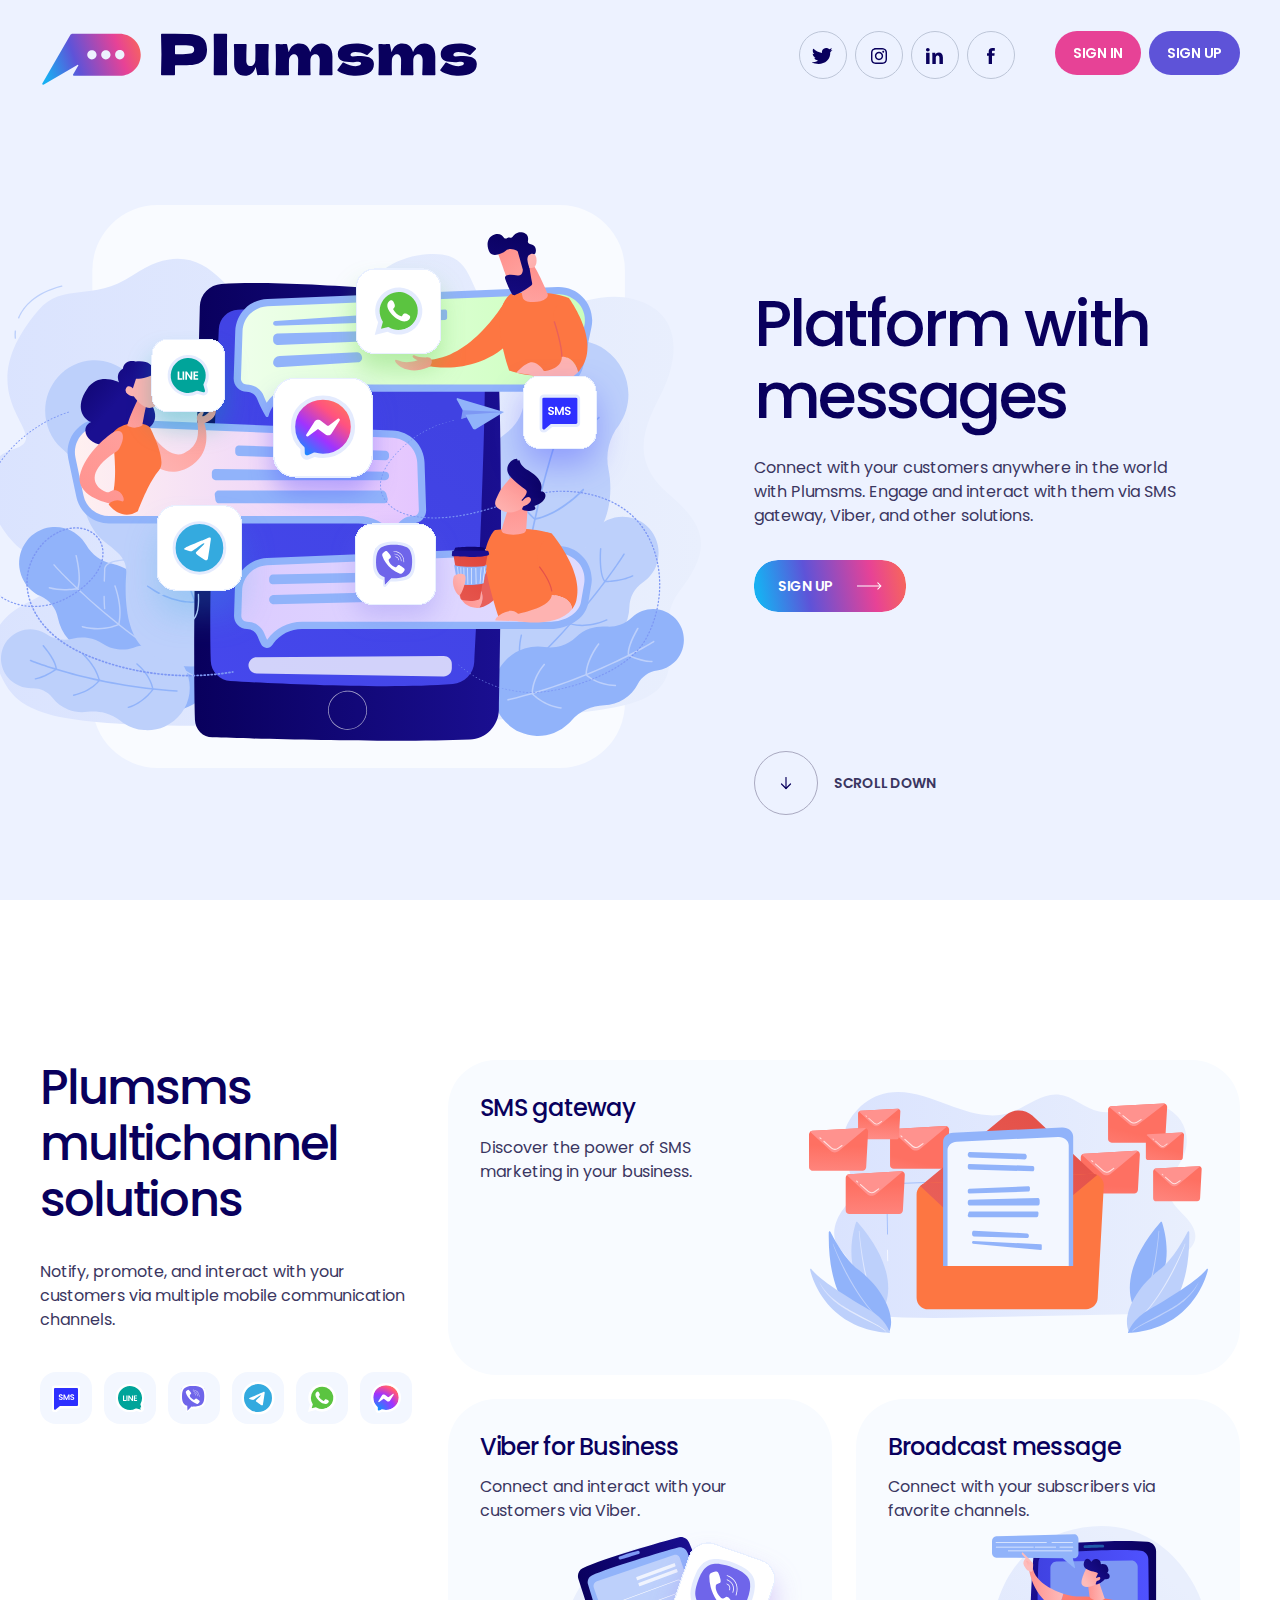
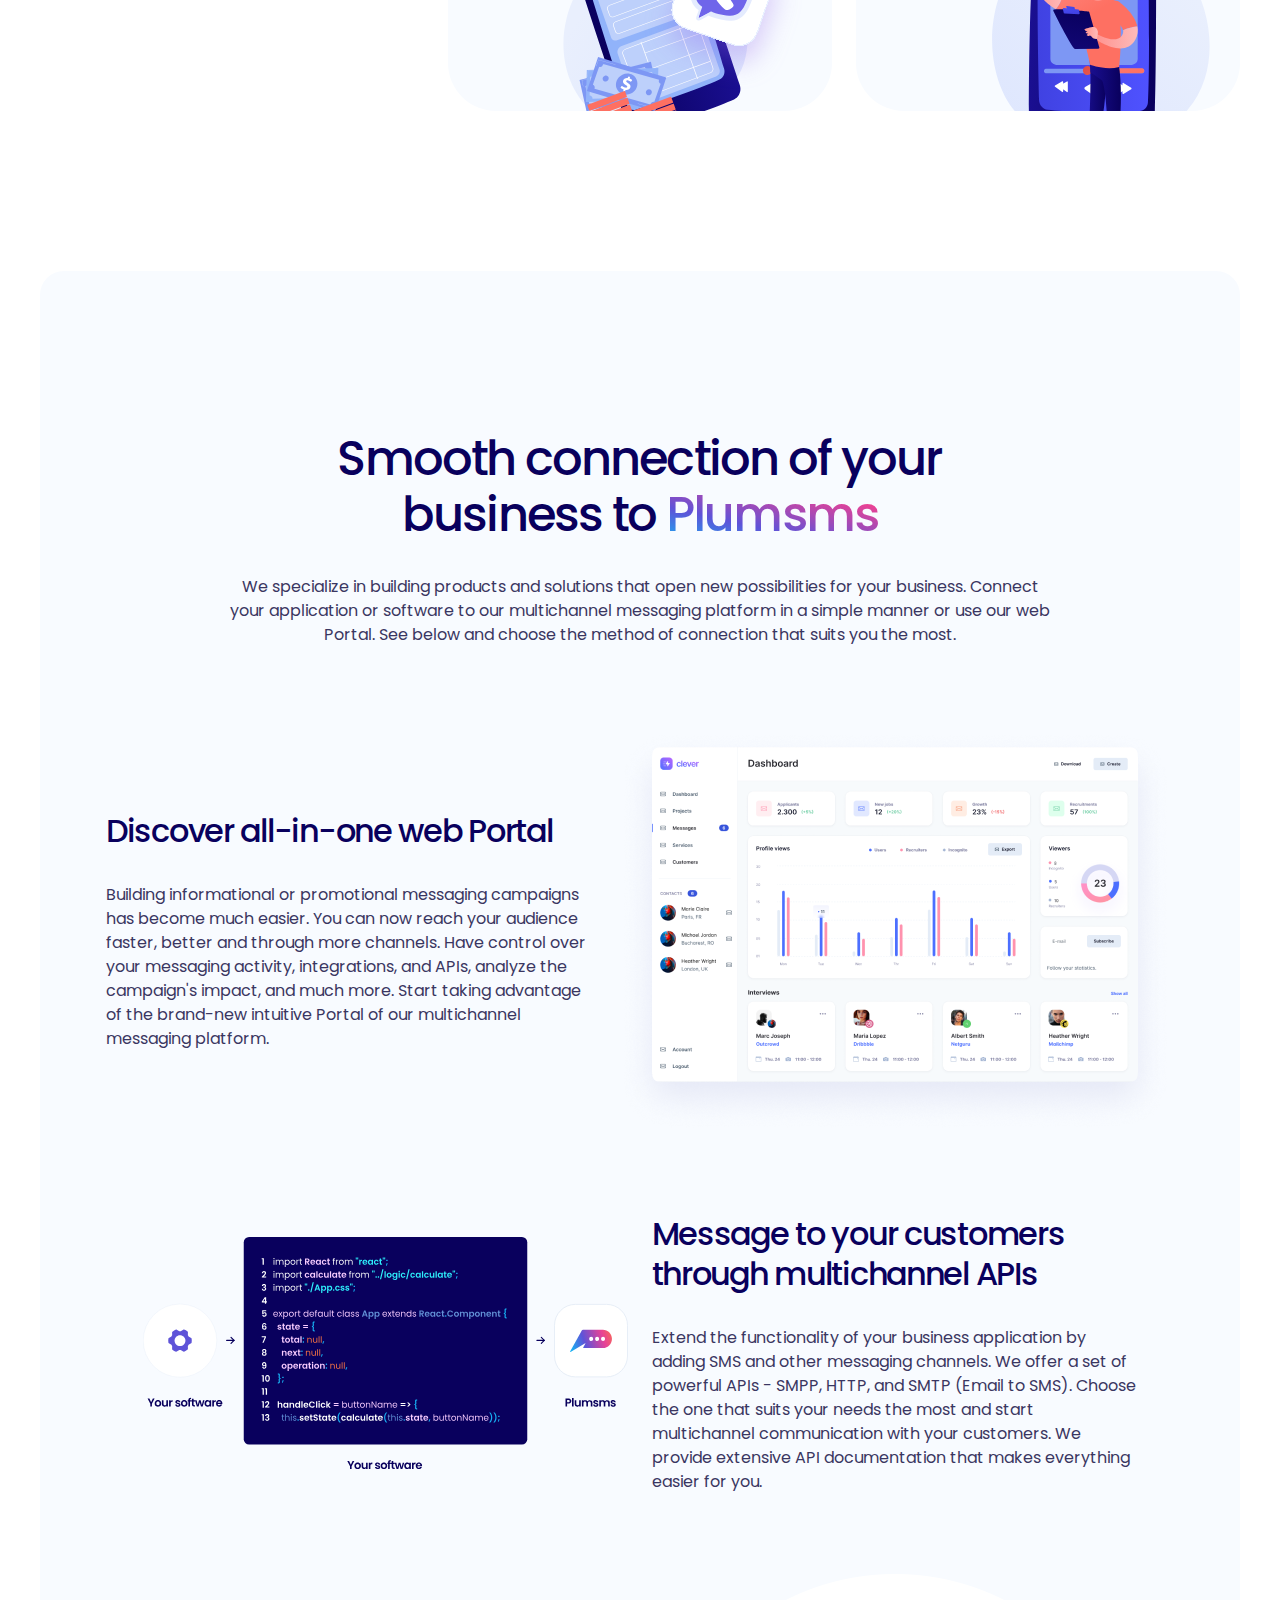
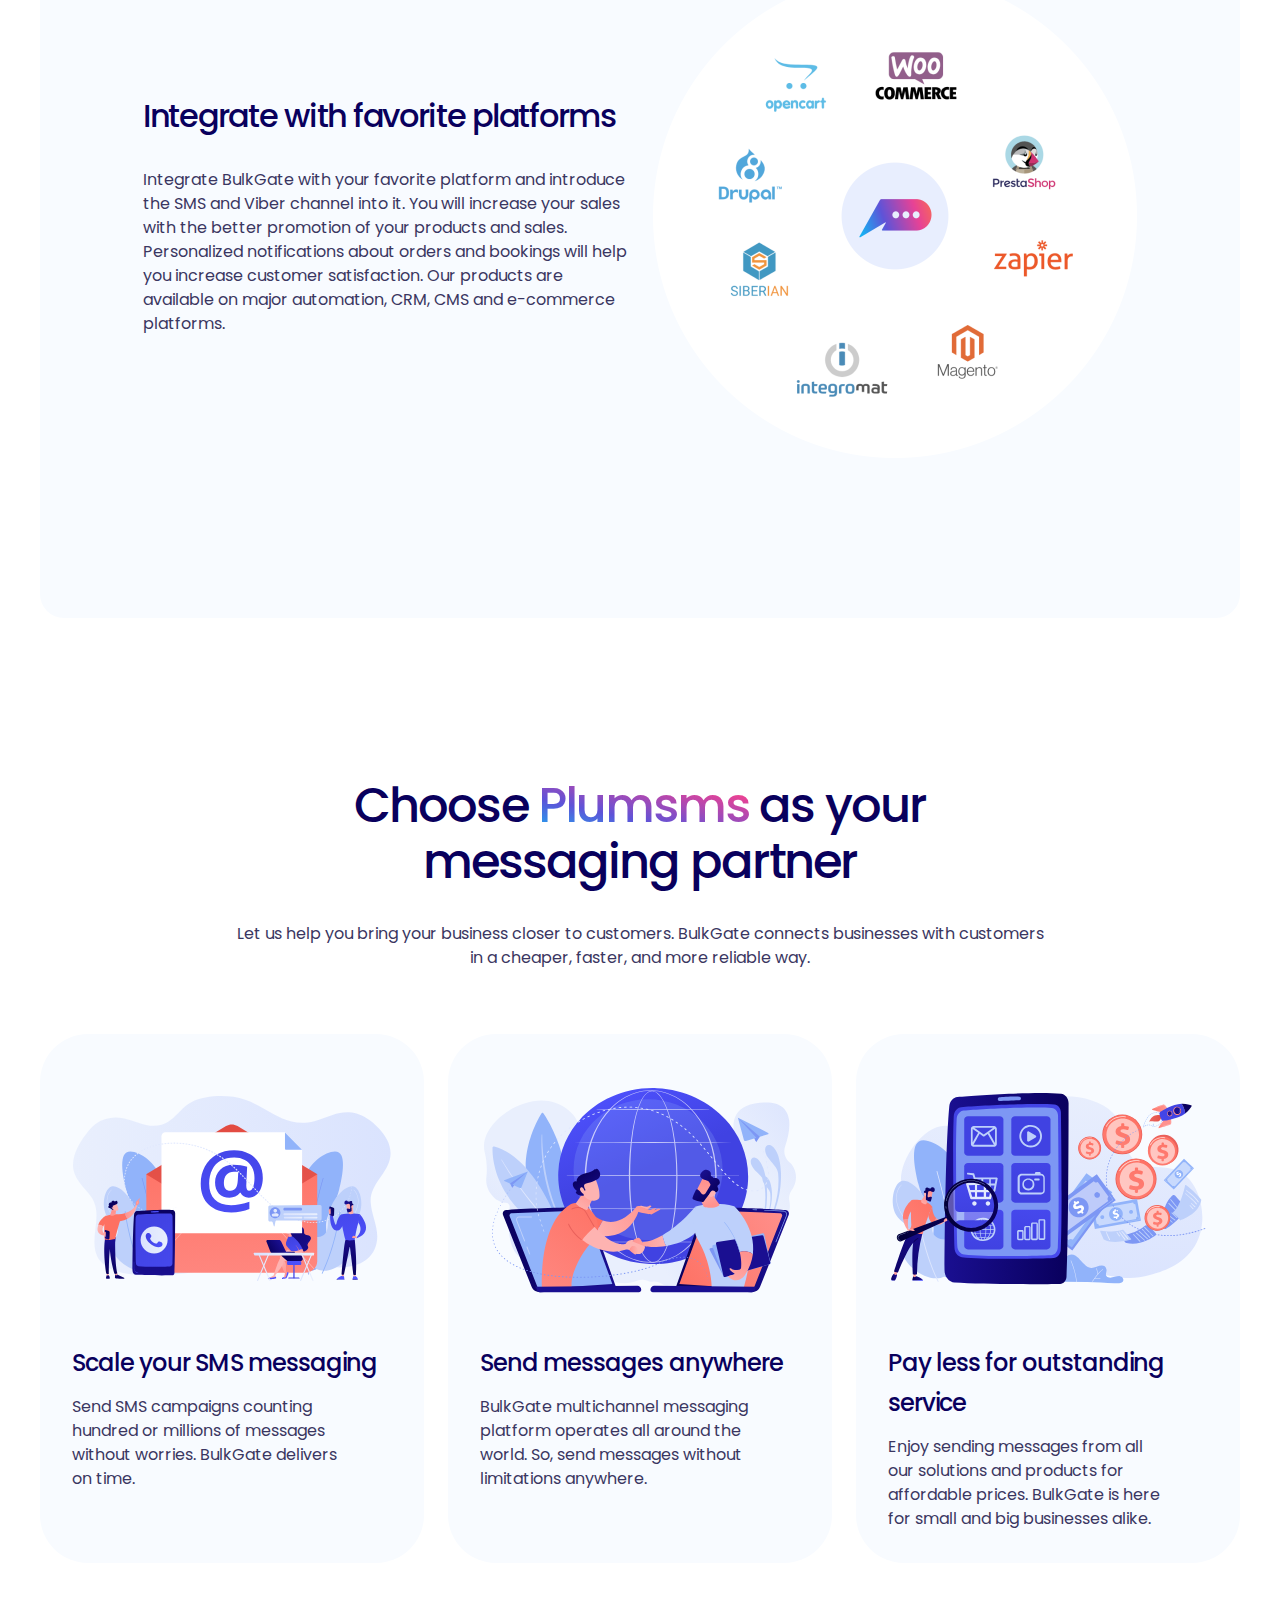
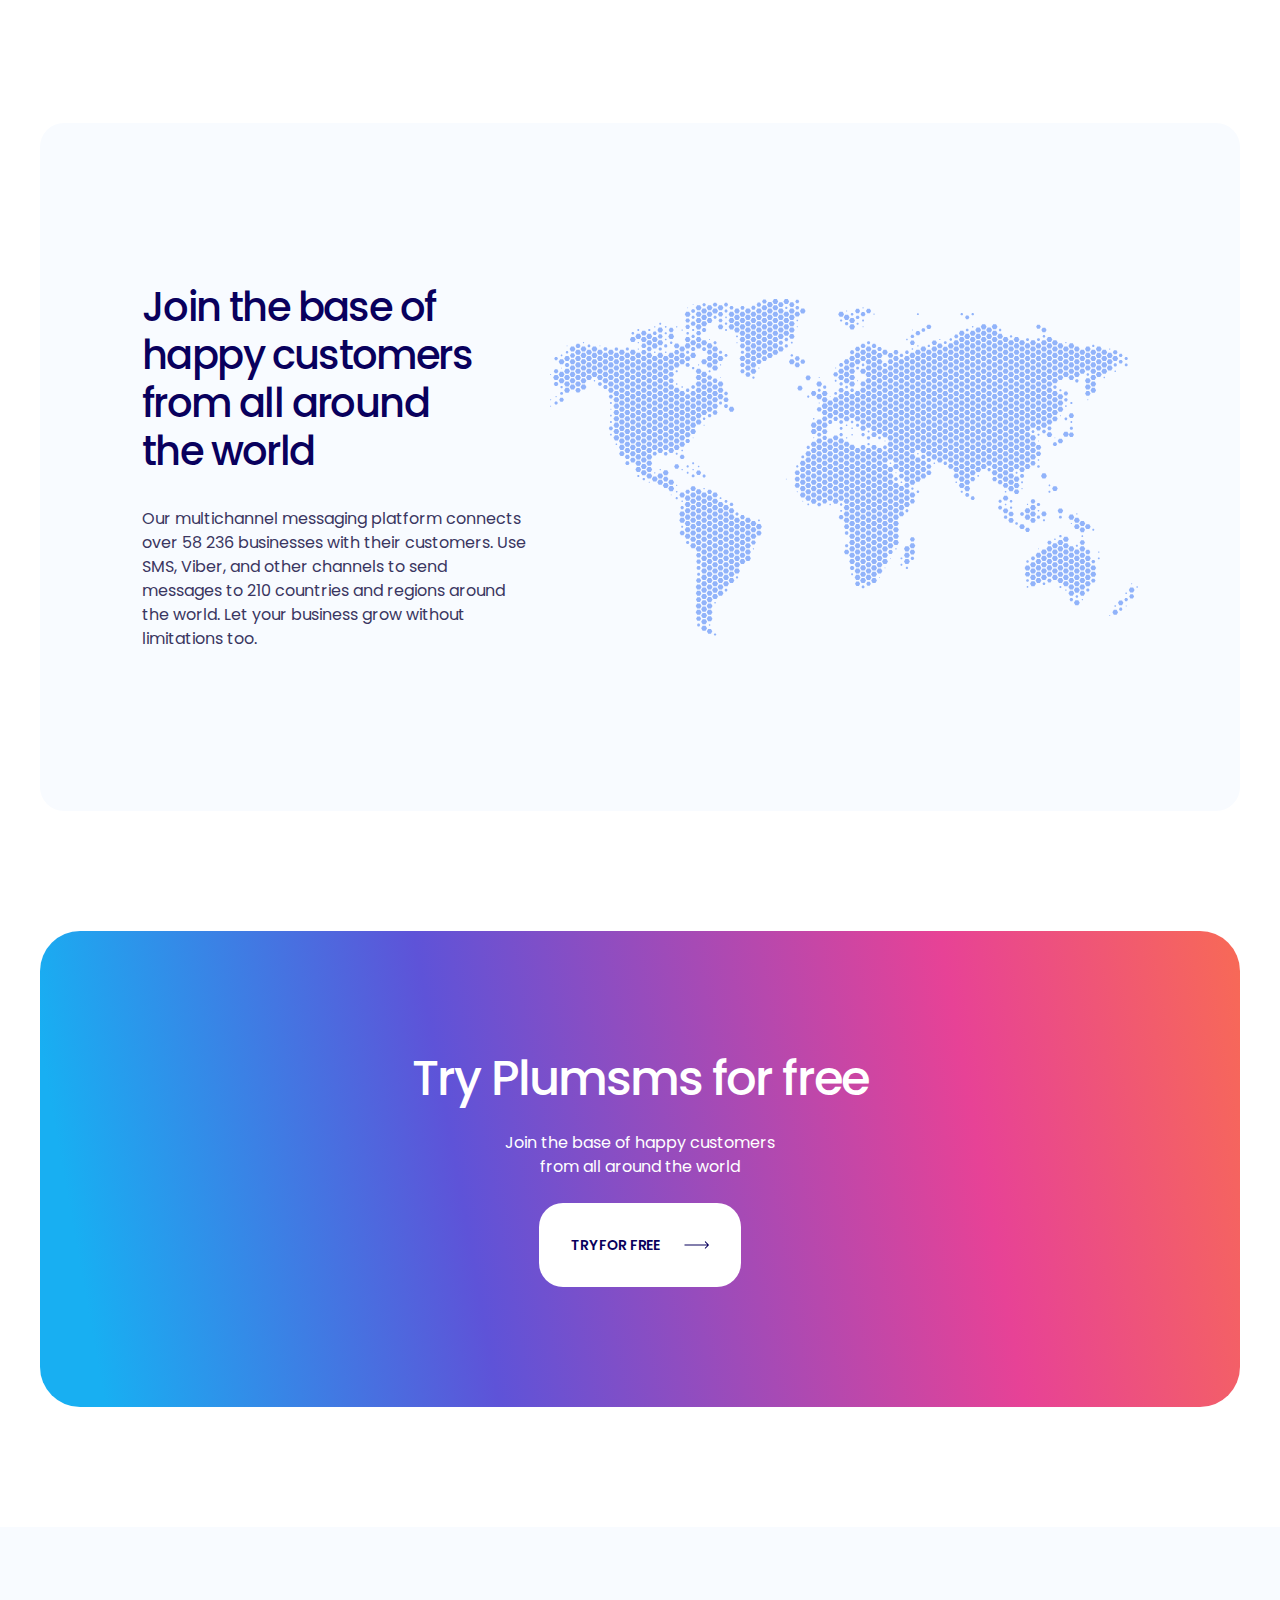
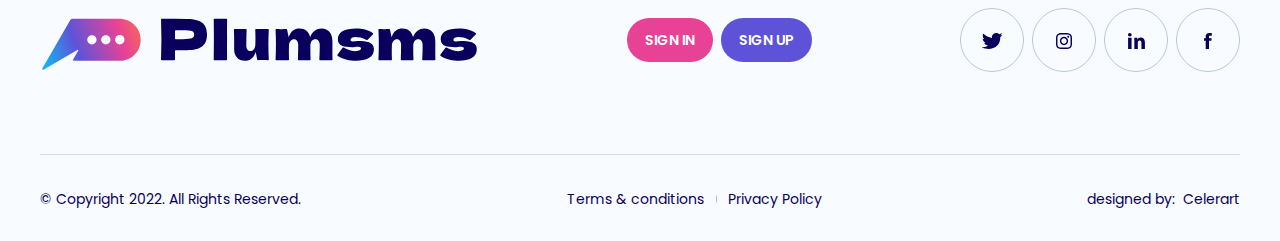
<file: index.html>
<!DOCTYPE html>
<html lang="en">

<head>
  <meta charset="UTF-8"/>
  <meta name="viewport" content="width=device-width, initial-scale=1.0"/>
  <title>Plumsms</title>
  <link rel="icon" type="image/svg" href="images/fav.svg">
  <link rel="stylesheet" href="css/style.min.css"/>
</head>

<body>
<div id="point"></div>
<header class="header">
  <div class="container">
    <nav class="menu">
      <a class="logo header-logo" href="#">
        <img src="images/logo.svg" alt="Logo">
      </a>
      <div class="menu__mobile">
        <ul class="menu__social">
          <li>
            <a href="#">
              <div class="menu__social-slime">
                <div class="menu__social-block">
                  <img src="images/twitter.svg" alt="Twitter">
                </div>
                <div class="menu__social-block">
                  <img src="images/twitter.svg" alt="Twitter">
                </div>
              </div>
            </a>
          </li>
          <li>
            <a href="#">
              <div class="menu__social-slime">
                <div class="menu__social-block">
                  <img src="images/instagram.svg" alt="Instagram">
                </div>
                <div class="menu__social-block">
                  <img src="images/instagram.svg" alt="Instagram">
                </div>
              </div>
            </a>
          </li>
          <li>
            <a href="#">
              <div class="menu__social-slime">
                <div class="menu__social-block">
                  <img src="images/linkedin.svg" alt="LinkedIn">
                </div>
                <div class="menu__social-block">
                  <img src="images/linkedin.svg" alt="LinkedIn">
                </div>
              </div>
            </a>
          </li>
          <li>
            <a href="#">
              <div class="menu__social-slime">
                <div class="menu__social-block">
                  <img src="images/facebook.svg" alt="Facebook">
                </div>
                <div class="menu__social-block">
                  <img src="images/facebook.svg" alt="Facebook">
                </div>
              </div>
            </a>
          </li>
        </ul>
        <ul class="menu__control">
          <li>
            <a class="rv-button rv-button__red" href="#">
              <div class="rv-button__slime">
                <span>Sign In</span>
                <span>Sign In</span>
              </div>
            </a>
          </li>
          <li>
            <a class="rv-button rv-button__blue" href="#">
              <div class="rv-button__slime">
                <span>Sign Up</span>
                <span>Sign Up</span>
              </div>
            </a>
          </li>
        </ul>
      </div>
      <button class="burger">
        <img src="images/burger.svg" alt="Burger">
        <img src="images/burger-close.svg" alt="Burger">
      </button>
    </nav>
  </div>
</header>
<main class="main">
  <section class="hero">
    <div class="container">
      <div class="hero__wrapper">
        <div class="hero__content">
          <h1>Platform with messages</h1>
          <p>Connect with your customers anywhere in the world with Plumsms. Engage and interact with them via SMS
            gateway, Viber, and other solutions.
          </p>
          <a class="rv-button rv-button__hero" href="#">
            <div class="rv-button__slime-wrapper">
              <div class="rv-button__slime">
                <span>Sign Up</span>
                <img src="images/arrow-white.svg" alt="Arrow">
              </div>
              <div class="rv-button__slime">
                <span>Sign Up</span>
                <img src="images/arrow-white.svg" alt="Arrow">
              </div>
            </div>
          </a>
          <div class="rv-wrap">
            <img src="images/hero.svg" alt="Hero">
          </div>
          <a class="hero__scroll" href="#solutions">
            <div class="hero__scroll-wrapper">
              <div class="hero__scroll-slime">
                <div class="hero__scroll-box">
                  <img src="images/scroll-down.svg" alt="Scroll">
                </div>
                <span>
              Scroll down
            </span>
              </div>
              <div class="hero__scroll-slime">
                <div class="hero__scroll-box">
                  <img src="images/scroll-down.svg" alt="Scroll">
                </div>
                <span>
              Scroll down
            </span>
              </div>
            </div>
          </a>
        </div>
      </div>
    </div>
  </section>
  <section class="solutions" id="solutions">
    <div class="container">
      <div class="solutions__wrapper">
        <div class="solutions__info">
          <h2>Plumsms multichannel solutions</h2>
          <p>
            Notify, promote, and interact with your customers via multiple mobile communication channels.
          </p>
          <ul>
            <li>
              <a href="#">
                <svg width="52" height="52" fill="none" xmlns="http://www.w3.org/2000/svg">
                  <rect width="52" height="52" rx="16" fill="#F3F7FF"/>
                  <g clip-path="url(#a)">
                    <path
                      d="m16.448 38.575 3.936-3.308.046-.017H37A2.25 2.25 0 0 0 39.25 33V17A2.25 2.25 0 0 0 37 14.75H15A2.25 2.25 0 0 0 12.75 17v19.853a2.25 2.25 0 0 0 3.698 1.722z"
                      fill="#2E30FF" stroke="#fff" stroke-width="2.5" stroke-linecap="round" stroke-linejoin="round"/>
                    <path
                      d="M20.827 28.056c-.389 0-.741-.067-1.056-.2a1.731 1.731 0 0 1-.736-.576 1.517 1.517 0 0 1-.28-.888h1.2c.016.23.096.41.24.544.15.133.352.2.608.2.262 0 .467-.061.616-.184a.623.623 0 0 0 .224-.496.568.568 0 0 0-.152-.408 1.017 1.017 0 0 0-.384-.248 5.26 5.26 0 0 0-.624-.208 7.49 7.49 0 0 1-.888-.312 1.647 1.647 0 0 1-.584-.472c-.16-.213-.24-.496-.24-.848 0-.33.083-.619.248-.864.166-.245.398-.432.696-.56.299-.133.64-.2 1.024-.2.576 0 1.043.141 1.4.424.363.277.563.667.6 1.168h-1.232a.623.623 0 0 0-.248-.472c-.149-.128-.349-.192-.6-.192-.218 0-.394.056-.528.168-.128.112-.192.275-.192.488 0 .15.048.275.144.376.102.096.224.176.368.24.15.059.358.128.624.208.363.107.659.213.888.32.23.107.427.267.592.48.166.213.248.493.248.84 0 .299-.077.576-.232.832a1.664 1.664 0 0 1-.68.616c-.298.15-.653.224-1.064.224zm8.715-5.64V28h-1.12v-3.632L26.926 28h-.848l-1.504-3.632V28h-1.12v-5.584h1.272l1.776 4.152 1.776-4.152h1.264zm2.716 5.64c-.39 0-.742-.067-1.056-.2a1.73 1.73 0 0 1-.736-.576 1.516 1.516 0 0 1-.28-.888h1.2c.016.23.096.41.24.544.149.133.352.2.608.2.261 0 .466-.061.616-.184a.623.623 0 0 0 .224-.496.569.569 0 0 0-.152-.408 1.019 1.019 0 0 0-.384-.248 5.273 5.273 0 0 0-.624-.208 7.477 7.477 0 0 1-.888-.312 1.646 1.646 0 0 1-.584-.472c-.16-.213-.24-.496-.24-.848 0-.33.082-.619.248-.864.165-.245.397-.432.696-.56.298-.133.64-.2 1.024-.2.576 0 1.042.141 1.4.424.362.277.562.667.6 1.168h-1.232a.624.624 0 0 0-.248-.472c-.15-.128-.35-.192-.6-.192-.219 0-.395.056-.528.168-.128.112-.192.275-.192.488 0 .15.048.275.144.376.101.096.224.176.368.24.149.059.357.128.624.208.362.107.658.213.888.32.229.107.426.267.592.48.165.213.248.493.248.84 0 .299-.078.576-.232.832a1.665 1.665 0 0 1-.68.616c-.299.15-.654.224-1.064.224z"
                      fill="#fff"/>
                  </g>
                  <defs>
                    <clipPath id="a">
                      <path fill="#fff" transform="translate(12 12)" d="M0 0h28v28H0z"/>
                    </clipPath>
                  </defs>
                </svg>
              </a>
            </li>
            <li>
              <a href="#">
                <svg width="52" height="52" fill="none" xmlns="http://www.w3.org/2000/svg">
                  <rect width="52" height="52" rx="16" fill="#F3F7FF"/>
                  <g clip-path="url(#a)">
                    <path
                      d="m38.707 35.916-1.202.343 1.202-.343zm0 0-1.04-3.642a13.245 13.245 0 1 0-5.383 5.383l3.642 1.04a2.25 2.25 0 0 0 2.781-2.781z"
                      fill="#00A49A" stroke="#fff" stroke-width="2.5" stroke-linecap="round" stroke-linejoin="round"/>
                    <path
                      d="M20.133 28.112h1.84V29h-2.96v-5.584h1.12v4.696zm3.351-4.696V29h-1.12v-5.584h1.12zM29.047 29h-1.12l-2.536-3.832V29h-1.12v-5.592h1.12l2.536 3.84v-3.84h1.12V29zm1.907-4.68v1.4h1.88v.888h-1.88v1.48h2.12V29h-3.24v-5.592h3.24v.912h-2.12z"
                      fill="#fff"/>
                  </g>
                  <defs>
                    <clipPath id="a">
                      <path fill="#fff" transform="translate(12 12)" d="M0 0h28v28H0z"/>
                    </clipPath>
                  </defs>
                </svg>
              </a>
            </li>
            <li>
              <a href="#">
                <svg width="52" height="52" fill="none" xmlns="http://www.w3.org/2000/svg">
                  <rect width="52" height="52" rx="16" fill="#F3F7FF"/>
                  <path
                    d="M13.88 16.328c7.954-4.854 12.542-4.74 22.5.171 1.043 5.727 1.512 8.773.5 14.5-4.038 4.808-6.997 5.63-13.5 4l-4 4-.5-4-5-4c-1.695-5.297-1.834-8.476 0-14.67z"
                    fill="#6F65EA"/>
                  <path
                    d="M18.344 37.299v-1.407a.139.139 0 0 0-.027-.11.142.142 0 0 0-.1-.055 8.137 8.137 0 0 1-3.17-1.722 7.615 7.615 0 0 1-1.636-2.096 11.378 11.378 0 0 1-1.157-3.633 26.572 26.572 0 0 1-.23-4.796 23.65 23.65 0 0 1 .14-2.233c.136-1.42.498-2.809 1.071-4.117a7.135 7.135 0 0 1 3.606-3.627 14.983 14.983 0 0 1 3.443-1.082 24.625 24.625 0 0 1 3.529-.401 32.31 32.31 0 0 1 3.202.046c1.526.064 3.038.314 4.502.745 1.085.31 2.118.779 3.064 1.39a6.536 6.536 0 0 1 2.165 2.464 12.222 12.222 0 0 1 1.18 3.676c.128.76.212 1.525.252 2.294.056.953.049 1.91.013 2.858-.037.949-.118 1.87-.236 2.8a10.306 10.306 0 0 1-1.274 3.97 7.378 7.378 0 0 1-4.051 3.29c-1.17.405-2.378.694-3.606.861-.898.123-1.799.212-2.703.248-.693.032-1.385.024-2.078.013-.392 0-.782-.038-1.172-.072a.2.2 0 0 0-.202.085 96.086 96.086 0 0 1-2.433 2.759 2.3 2.3 0 0 1-.516.424.97.97 0 0 1-1.235-.15.951.951 0 0 1-.219-.385 2.522 2.522 0 0 1-.12-.79c-.002-.42-.002-.833-.002-1.247zm.954 1.78.1-.093 1.79-1.967c.69-.757 1.378-1.515 2.065-2.273a.325.325 0 0 1 .3-.132c.234.024.467.032.703.034.815 0 1.63 0 2.444-.057.74-.057 1.477-.146 2.21-.26a22.62 22.62 0 0 0 2.341-.534c1.715-.456 3.042-1.432 3.876-3.013a8.86 8.86 0 0 0 .911-3.107c.13-1.02.209-2.045.234-3.073a19.694 19.694 0 0 0-.266-3.856 10.833 10.833 0 0 0-.797-2.678c-.485-1.061-1.17-1.94-2.228-2.504-1.62-.866-3.374-1.252-5.181-1.45a21.942 21.942 0 0 0-1.54-.104 28.053 28.053 0 0 0-3.161.018c-.757.055-1.51.156-2.256.3a11.33 11.33 0 0 0-3.144 1.062 5.687 5.687 0 0 0-1.54 1.127 7.062 7.062 0 0 0-1.547 2.778c-.353 1.2-.545 2.44-.573 3.688-.069 1.249-.053 2.5.047 3.748.063.742.188 1.477.376 2.198a7.389 7.389 0 0 0 1.577 3.048 6.494 6.494 0 0 0 3.055 1.876c.148.044.215.095.215.26-.013.612 0 1.223 0 1.834l-.011 3.13z"
                    fill="#fff"/>
                  <path
                    d="M17.798 20.125c-.015-.465.24-.803.548-1.106a7.73 7.73 0 0 1 1.338-1.017 1.08 1.08 0 0 1 1.387.225 12.9 12.9 0 0 1 1.559 1.976c.224.318.394.671.501 1.044a.84.84 0 0 1-.214.836c-.248.24-.511.464-.79.669a.904.904 0 0 0-.31.948c.172.803.56 1.544 1.125 2.144a6.514 6.514 0 0 0 2.573 1.882c.246.126.528.164.8.108a.733.733 0 0 0 .377-.244c.15-.189.313-.371.448-.573a1.193 1.193 0 0 1 1.62-.316c.727.418 1.413.9 2.05 1.443.15.128.307.25.457.38a1 1 0 0 1 .328 1.18 3.123 3.123 0 0 1-.57.942c-.305.419-.692.771-1.139 1.036a1.597 1.597 0 0 1-1.423.091 18.848 18.848 0 0 1-4.809-2.799 18.716 18.716 0 0 1-3.687-4.032 16.687 16.687 0 0 1-2.037-4.056 5.123 5.123 0 0 1-.128-.528 1.117 1.117 0 0 1-.004-.233zM25.199 17.866a6.234 6.234 0 0 1 3.944 1.498 6.12 6.12 0 0 1 2.058 3.65c.094.517.144 1.039.15 1.563 0 .123-.032.212-.165.225-.133.012-.167-.1-.167-.212.02-1.06-.2-2.11-.643-3.075a5.694 5.694 0 0 0-1.616-2.037 5.768 5.768 0 0 0-2.36-1.115 6.385 6.385 0 0 0-1.392-.161.478.478 0 0 1-.135-.017.15.15 0 0 1-.105-.178.13.13 0 0 1 .042-.095.138.138 0 0 1 .097-.037c.097-.013.195-.009.292-.009z"
                    fill="#fff"/>
                  <path
                    d="M29.337 23.622a3.743 3.743 0 0 0-.428-1.693 3.785 3.785 0 0 0-1.152-1.32 4.077 4.077 0 0 0-1.903-.707c-.116-.015-.232-.022-.35-.034-.118-.013-.189-.062-.178-.18.011-.12.086-.162.215-.153 1.899.114 3.515 1.177 4.013 3.157.09.382.136.773.135 1.165v.106c0 .107-.069.177-.174.174a.174.174 0 0 1-.123-.057.17.17 0 0 1-.042-.127c-.017-.1-.013-.202-.013-.331z"
                    fill="#fff"/>
                  <path
                    d="M26.01 21.258c1.041.07 1.768.575 1.968 1.672.024.14.04.282.051.424 0 .115-.026.213-.152.213-.127 0-.17-.085-.174-.213a2.05 2.05 0 0 0-.375-1.175 1.59 1.59 0 0 0-1.025-.57 2.329 2.329 0 0 0-.272-.033c-.15 0-.234-.074-.214-.189.019-.115.109-.136.193-.13z"
                    fill="#fff"/>
                </svg>
              </a>
            </li>
            <li>
              <a href="#">
                <svg width="52" height="52" viewBox="0 0 52 52" fill="none" xmlns="http://www.w3.org/2000/svg">
                  <rect width="52" height="52" rx="16" fill="#F3F7FF"/>
                  <path
                    d="M26 41.25C34.4223 41.25 41.25 34.4223 41.25 26C41.25 17.5777 34.4223 10.75 26 10.75C17.5777 10.75 10.75 17.5777 10.75 26C10.75 34.4223 17.5777 41.25 26 41.25Z"
                    fill="#34AADF" stroke="white" stroke-width="2.5"/>
                  <path
                    d="M18.0014 25.6934C18.0014 25.6934 24.9362 22.743 27.3414 21.7041C28.2634 21.2886 31.3901 19.9589 31.3901 19.9589C31.3901 19.9589 32.8332 19.3771 32.7129 20.7899C32.6728 21.3717 32.3521 23.4079 32.0315 25.6103C31.5504 28.7269 31.0293 32.1343 31.0293 32.1343C31.0293 32.1343 30.9491 33.0901 30.2677 33.2563C29.5862 33.4225 28.4638 32.6745 28.2634 32.5083C28.103 32.3837 25.2569 30.5137 24.2147 29.5995C23.9341 29.3502 23.6134 28.8515 24.2547 28.2698C25.6979 26.8985 27.4215 25.1947 28.4638 24.1143C28.9448 23.6157 29.4258 22.4521 27.4215 23.865C24.5755 25.9012 21.7694 27.8127 21.7694 27.8127C21.7694 27.8127 21.128 28.2282 19.9255 27.8542C18.7229 27.4802 17.3198 26.9816 17.3198 26.9816C17.3198 26.9816 16.3578 26.3583 18.0014 25.6934Z"
                    fill="white"/>
                </svg>
              </a>
            </li>
            <li>
              <a href="#">
                <svg width="52" height="52" fill="none" xmlns="http://www.w3.org/2000/svg">
                  <rect width="52" height="52" rx="16" fill="#F3F7FF"/>
                  <path
                    d="M38.02 25.12c0 6.627-5.376 12-12.009 12s-11.51 2.627-11.51-4c0-3.318-1.551-8.826.501-13 2.048-4.165 7.697-7 11.01-7 6.632 0 12.009 5.372 12.009 12z"
                    fill="#5BC440"/>
                  <path
                    d="m12 40 2.01-7.463a13.781 13.781 0 0 1-1.45-9.555 13.817 13.817 0 0 1 5.184-8.167 13.9 13.9 0 0 1 18.13 1.17 13.788 13.788 0 0 1 1.409 18.054 13.872 13.872 0 0 1-8.127 5.272 13.909 13.909 0 0 1-9.604-1.323L12 40zm7.916-4.804.467.276a11.24 11.24 0 0 0 13.575-1.646 11.139 11.139 0 0 0 1.874-13.5 11.197 11.197 0 0 0-5.41-4.77 11.244 11.244 0 0 0-7.206-.49 11.21 11.21 0 0 0-6.01 3.994 11.146 11.146 0 0 0-2.317 6.819 11.017 11.017 0 0 0 1.639 5.79l.293.481-1.124 4.166 4.219-1.12z"
                    fill="#fff"/>
                  <path fill-rule="evenodd" clip-rule="evenodd"
                        d="M31.25 27.795a2.314 2.314 0 0 0-1.978-.45c-.515.213-.847 1.018-1.18 1.42a.491.491 0 0 1-.633.142 8.96 8.96 0 0 1-4.48-3.826.535.535 0 0 1 .07-.741 3.09 3.09 0 0 0 .793-1.318 2.864 2.864 0 0 0-.365-1.578 3.692 3.692 0 0 0-1.147-1.727 1.588 1.588 0 0 0-1.702.26 3.488 3.488 0 0 0-1.211 2.761c0 .293.038.584.11.868.184.681.467 1.332.84 1.933.268.46.562.904.878 1.333a13.478 13.478 0 0 0 3.808 3.518c.745.466 1.542.845 2.374 1.128.865.391 1.82.541 2.763.434a3.322 3.322 0 0 0 2.501-1.854c.137-.295.178-.626.119-.946-.143-.655-1.021-1.042-1.56-1.357z"
                        fill="#fff"/>
                </svg>
              </a>
            </li>
            <li>
              <a href="#">
                <svg width="52" height="52" viewBox="0 0 52 52" fill="none" xmlns="http://www.w3.org/2000/svg">
                  <rect width="52" height="52.0007" rx="14.5967" fill="#F3F7FF"/>
                  <path
                    d="M25.9998 13.2283C18.8061 13.2283 13.228 18.4998 13.228 25.6169C13.228 29.3398 14.7543 32.5583 17.2384 34.7806C17.4459 34.9658 17.5736 35.2276 17.58 35.5086L17.6502 37.782C17.6554 37.9492 17.7015 38.1127 17.7846 38.258C17.8676 38.4032 17.9851 38.5259 18.1267 38.6151C18.2683 38.7043 18.4296 38.7574 18.5965 38.7697C18.7634 38.782 18.9308 38.7531 19.0839 38.6856L21.6191 37.568C21.833 37.4722 22.0757 37.4563 22.3024 37.5169C23.4678 37.8362 24.7066 38.0087 25.9998 38.0087C33.1935 38.0087 38.7715 32.7371 38.7715 25.6201C38.7715 18.503 33.1935 13.2283 25.9998 13.2283Z"
                    fill="url(#paint0_radial_133_30)"/>
                  <path fill-rule="evenodd" clip-rule="evenodd"
                        d="M15.3171 36.1076C12.5888 33.4723 10.9478 29.7881 10.9478 25.6168C10.9478 17.1586 17.6301 10.9475 26.0002 10.9475C34.3712 10.9475 41.0527 17.1626 41.0527 25.62C41.0527 34.0783 34.3704 40.2894 26.0002 40.2894C24.6639 40.2894 23.3717 40.1302 22.141 39.8306L20.0048 40.7723C20.0046 40.7723 20.0045 40.7724 20.0043 40.7725C19.5095 40.9906 18.9688 41.084 18.4295 41.0443C17.8901 41.0046 17.3686 40.8329 16.911 40.5445C16.4534 40.2561 16.0737 39.8597 15.8052 39.3902C15.5368 38.9208 15.3877 38.3928 15.3711 37.8524C15.3711 37.8521 15.371 37.8519 15.371 37.8516L15.3171 36.1076ZM17.6507 37.7819L17.5805 35.5086C17.5741 35.2276 17.4464 34.9658 17.2388 34.7806C14.7547 32.5583 13.2285 29.3398 13.2285 25.6168C13.2285 18.4998 18.8066 13.2282 26.0002 13.2282C33.1939 13.2282 38.772 18.503 38.772 25.62C38.772 32.7371 33.1939 38.0086 26.0002 38.0086C24.7071 38.0086 23.4682 37.8362 22.3028 37.5169C22.0761 37.4563 21.8335 37.4722 21.6195 37.568L19.0843 38.6855C18.9312 38.7531 18.7639 38.782 18.597 38.7697C18.4301 38.7574 18.2687 38.7043 18.1272 38.6151C17.9856 38.5258 17.8681 38.4032 17.785 38.2579C17.7019 38.1127 17.6558 37.9492 17.6507 37.7819Z"
                        fill="white"/>
                  <path
                    d="M18.3304 29.2408L22.0821 23.2892C22.2232 23.0651 22.4093 22.8727 22.6285 22.7242C22.8477 22.5757 23.0954 22.4742 23.3558 22.4262C23.6163 22.3782 23.8838 22.3847 24.1416 22.4453C24.3994 22.5059 24.6418 22.6193 24.8536 22.7783L27.839 25.0166C27.9722 25.1164 28.1344 25.17 28.3009 25.1694C28.4674 25.1689 28.6291 25.1141 28.7617 25.0134L32.7912 21.9546C33.3276 21.5459 34.0301 22.1908 33.6725 22.7624L29.9176 28.7108C29.7764 28.9349 29.5904 29.1273 29.3711 29.2758C29.1519 29.4244 28.9042 29.5258 28.6438 29.5738C28.3834 29.6218 28.1158 29.6153 27.858 29.5547C27.6003 29.4941 27.3578 29.3807 27.1461 29.2217L24.1607 26.9834C24.0274 26.8836 23.8653 26.83 23.6988 26.8306C23.5323 26.8311 23.3705 26.8859 23.2379 26.9866L19.2084 30.0455C18.672 30.4542 17.9696 29.8124 18.3304 29.2408Z"
                    fill="white"/>
                  <defs>
                    <radialGradient id="paint0_radial_133_30" cx="0" cy="0" r="1" gradientUnits="userSpaceOnUse"
                                    gradientTransform="translate(17.5066 38.7718) scale(28.0979 28.0979)">
                      <stop stop-color="#0099FF"/>
                      <stop offset="0.6" stop-color="#A033FF"/>
                      <stop offset="0.9" stop-color="#FF5280"/>
                      <stop offset="1" stop-color="#FF7061"/>
                    </radialGradient>
                  </defs>
                </svg>

              </a>
            </li>
          </ul>
        </div>
        <div class="solutions__inner">
          <div class="solutions__big">
            <div class="solutions__big-info">
              <h4>SMS gateway</h4>
              <p>Discover the power of SMS marketing in your business.</p>
            </div>
            <div class="solutions__big-img">
              <img src="images/solutions1.svg" alt="Solutions">
            </div>
          </div>
          <div class="solutions__small-wrapper">
            <div class="solutions__small">
              <h4>Viber for Business</h4>
              <p>Connect and interact with your customers via Viber.</p>
              <img src="images/solutions2.svg" alt="Solutions">
            </div>
            <div class="solutions__small">
              <h4>Broadcast message</h4>
              <p>Connect with your subscribers via favorite channels.</p>
              <img src="images/solutions3.svg" alt="Solutions">
            </div>
          </div>
        </div>
      </div>
    </div>
  </section>
  <section class="business">
    <div class="container">
      <div class="business__wrapper">
        <h2>Smooth connection of your business to <span>Plumsms</span></h2>
        <p class="business__text">
          We specialize in building products and solutions that open new possibilities for your business. Connect your
          application or software to our multichannel messaging platform in a simple manner or use our web Portal. See
          below and choose the method of connection that suits you the most.
        </p>
        <div class="business__box">
          <div class="business__box-info">
            <h3>Discover all-in-one web Portal</h3>
            <p>Building informational or promotional messaging campaigns has become much easier. You can now reach your
              audience faster, better and through more channels. Have control over your messaging activity,
              integrations, and APIs, analyze the campaign's impact, and much more. Start taking advantage of the
              brand-new intuitive Portal of our multichannel messaging platform.</p>
          </div>
          <div class="business__box-img">
            <img src="images/business1.png" alt="Business">
          </div>
        </div>
        <div class="business__box second-box">
          <div class="business__box-img">
            <img src="images/business2.svg" alt="Business">
          </div>
          <div class="business__box-info box-second">
            <h3>Message to your customers through multichannel APIs</h3>
            <p>Extend the functionality of your business application by adding SMS and other messaging channels. We
              offer a set of powerful APIs - SMPP, HTTP, and SMTP (Email to SMS). Choose the one that suits your needs
              the most and start multichannel communication with your customers. We provide extensive API documentation
              that makes everything easier for you.</p>
          </div>
        </div>
        <div class="business__box">
          <div class="business__box-info">
            <h3>Integrate with favorite platforms</h3>
            <p>Integrate BulkGate with your favorite platform and introduce the SMS and Viber channel into it. You will
              increase your sales with the better promotion of your products and sales. Personalized notifications about
              orders and bookings will help you increase customer satisfaction. Our products are available on major
              automation, CRM, CMS and e-commerce platforms.</p>
          </div>
          <div class="business__box-img">
            <img src="images/business3.png" alt="Business">
          </div>
        </div>
      </div>
    </div>
  </section>
  <section class="partner">
    <div class="container">
      <h2>Choose <span>Plumsms</span> as your messaging partner</h2>
      <p>
        Let us help you bring your business closer to customers. BulkGate connects businesses with customers in a
        cheaper, faster, and more reliable way.
      </p>
      <ul>
        <li>
          <img src="images/partner1.svg" alt="Scale your SMS messaging">
          <h4>Scale your SMS messaging</h4>
          <p>Send SMS campaigns counting hundred or millions of messages without worries. BulkGate delivers on time.</p>
        </li>
        <li>
          <img src="images/partner2.svg" alt="Send messages anywhere">
          <h4>Send messages anywhere</h4>
          <p>BulkGate multichannel messaging platform operates all around the world. So, send messages without
            limitations anywhere.</p>
        </li>
        <li>
          <img src="images/partner3.svg" alt="Pay less for outstanding service">
          <h4>Pay less for outstanding service</h4>
          <p>Enjoy sending messages from all our solutions and products for affordable prices. BulkGate is here for
            small and big businesses alike.</p>
        </li>
      </ul>
    </div>
  </section>
  <section class="base">
    <div class="container">
      <div class="base__wrapper">
        <div class="base__content">
          <h2>Join the base of happy customers from all around
            the world</h2>
          <p>
            Our multichannel messaging platform connects over 58 236 businesses with their customers. Use SMS, Viber,
            and other channels to send messages to 210 countries and regions around the world. Let your business grow
            without limitations too.
          </p>
        </div>
        <div class="base__map">
          <img src="images/base.svg" alt="Map">
        </div>
      </div>
    </div>
  </section>
  <section class="try">
    <div class="container">
      <div class="try__wrapper">
        <h2>Try Plumsms for free</h2>
        <p>Join the base of happy customers from all around the world</p>
        <a class="rv-button rv-button__try" href="#">
          <div class="rv-button__slime-wrapper">
            <div class="rv-button__slime">
              <span>TRY FOR FREE</span>
              <img src="images/arrow.svg" alt="Arrow">
            </div>
            <div class="rv-button__slime">
              <span>TRY FOR FREE</span>
              <img src="images/arrow.svg" alt="Arrow">
            </div>
          </div>
        </a>
      </div>
    </div>
  </section>
</main>
<footer class="footer">
  <div class="container">
    <div class="footer__main">
      <a class="logo footer-logo" href="#point">
        <img src="images/logo.svg" alt="Logo">
      </a>
      <ul class="menu__control">
        <li>
          <a class="rv-button rv-button__red" href="#">
            <div class="rv-button__slime">
              <span>Sign In</span>
              <span>Sign In</span>
            </div>
          </a>
        </li>
        <li>
          <a class="rv-button rv-button__blue" href="#">
            <div class="rv-button__slime">
              <span>Sign Up</span>
              <span>Sign Up</span>
            </div>
          </a>
        </li>
      </ul>
      <ul class="menu__social footer__social">
        <li>
          <a href="#">
            <div class="menu__social-slime">
              <div class="menu__social-block">
                <img src="images/twitter.svg" alt="Twitter">
              </div>
              <div class="menu__social-block">
                <img src="images/twitter.svg" alt="Twitter">
              </div>
            </div>
          </a>
        </li>
        <li>
          <a href="#">
            <div class="menu__social-slime">
              <div class="menu__social-block">
                <img src="images/instagram.svg" alt="Instagram">
              </div>
              <div class="menu__social-block">
                <img src="images/instagram.svg" alt="Instagram">
              </div>
            </div>
          </a>
        </li>
        <li>
          <a href="#">
            <div class="menu__social-slime">
              <div class="menu__social-block">
                <img src="images/linkedin.svg" alt="LinkedIn">
              </div>
              <div class="menu__social-block">
                <img src="images/linkedin.svg" alt="LinkedIn">
              </div>
            </div>
          </a>
        </li>
        <li>
          <a href="#">
            <div class="menu__social-slime">
              <div class="menu__social-block">
                <img src="images/facebook.svg" alt="Facebook">
              </div>
              <div class="menu__social-block">
                <img src="images/facebook.svg" alt="Facebook">
              </div>
            </div>
          </a>
        </li>
      </ul>
    </div>
    <div class="footer__copy">
      <p>© Copyright 2022. All Rights Reserved.</p>
      <ul>
        <li>
          <a href="terms.html">
            <span>
              Terms & conditions
            </span>
          </a>
        </li>
        <li>
          <a href="terms.html#privacy">
            <span>Privacy Policy</span>
          </a>
        </li>
      </ul>
      <div class="footer__copy-designed">
        <p>designed by:</p>
        <a href="https://celerart.com/" target="_blank">
          <span>Celerart</span>
        </a>
      </div>
    </div>
  </div>
</footer>
<script src="https://cdnjs.cloudflare.com/ajax/libs/jquery/3.6.0/jquery.min.js"></script>
<script src='js/index.min.js'></script>
</body>

</html>
</file>
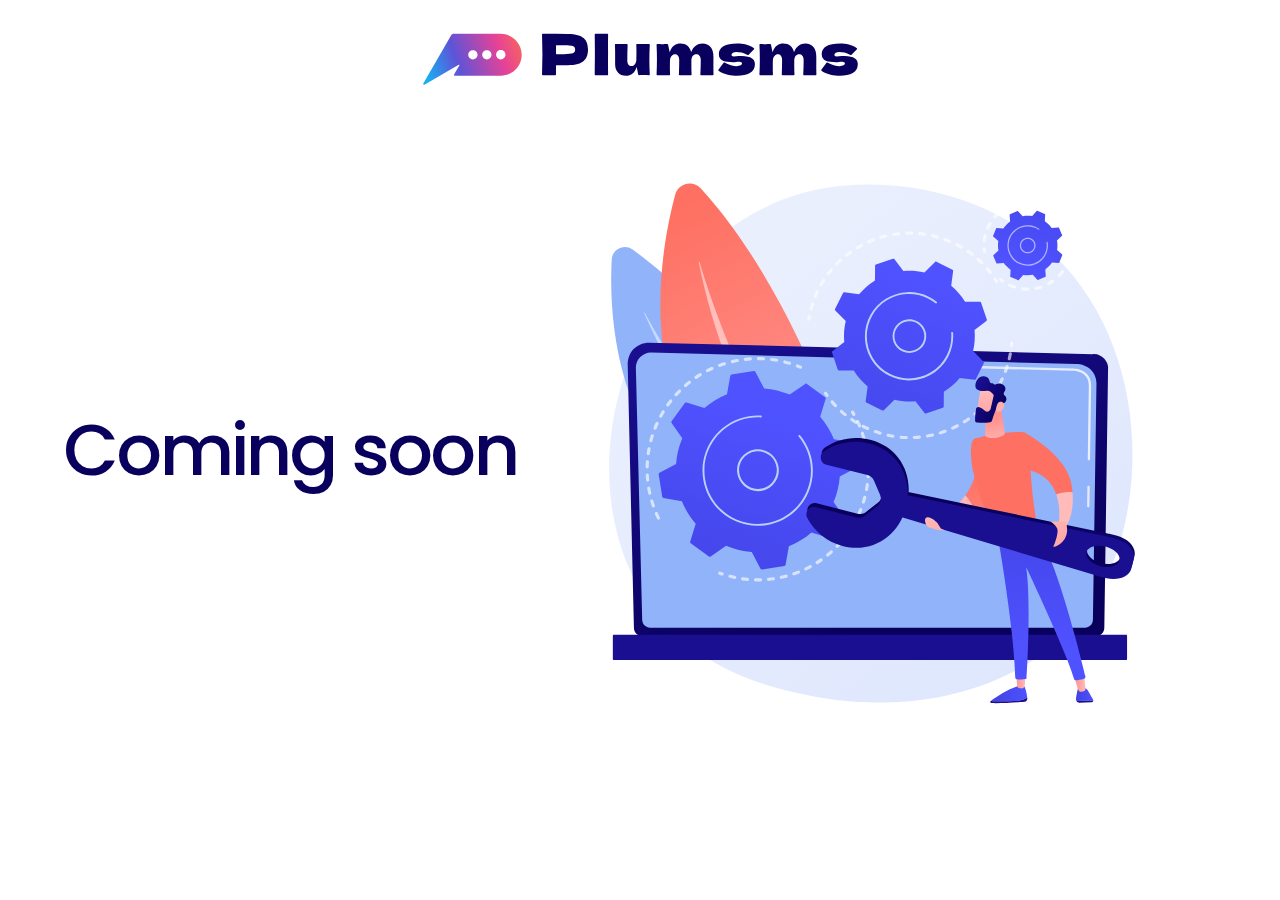
<file: intro.html>
<!DOCTYPE html>
<html lang="en">

<head>
  <meta charset="UTF-8"/>
  <meta name="viewport" content="width=device-width, initial-scale=1.0"/>
  <title>Plumsms</title>
  <link rel="icon" type="image/svg" href="images/fav.svg">
  <link rel="stylesheet" href="css/style.min.css"/>
</head>

<body>
<main class="main">
  <section class="intro">
    <a class="logo" href="index.html">
      <img src="images/logo.svg" alt="Logo">
    </a>
    <h1>Coming soon</h1>
    <div class="intro__img-wrap">
      <img class="intro__img" src="images/intro.svg" alt="Intro">
    </div>
  </section>
</main>
<script src="https://cdnjs.cloudflare.com/ajax/libs/jquery/3.6.0/jquery.min.js"></script>
<script src='js/index.min.js'></script>
</body>

</html>
</file>
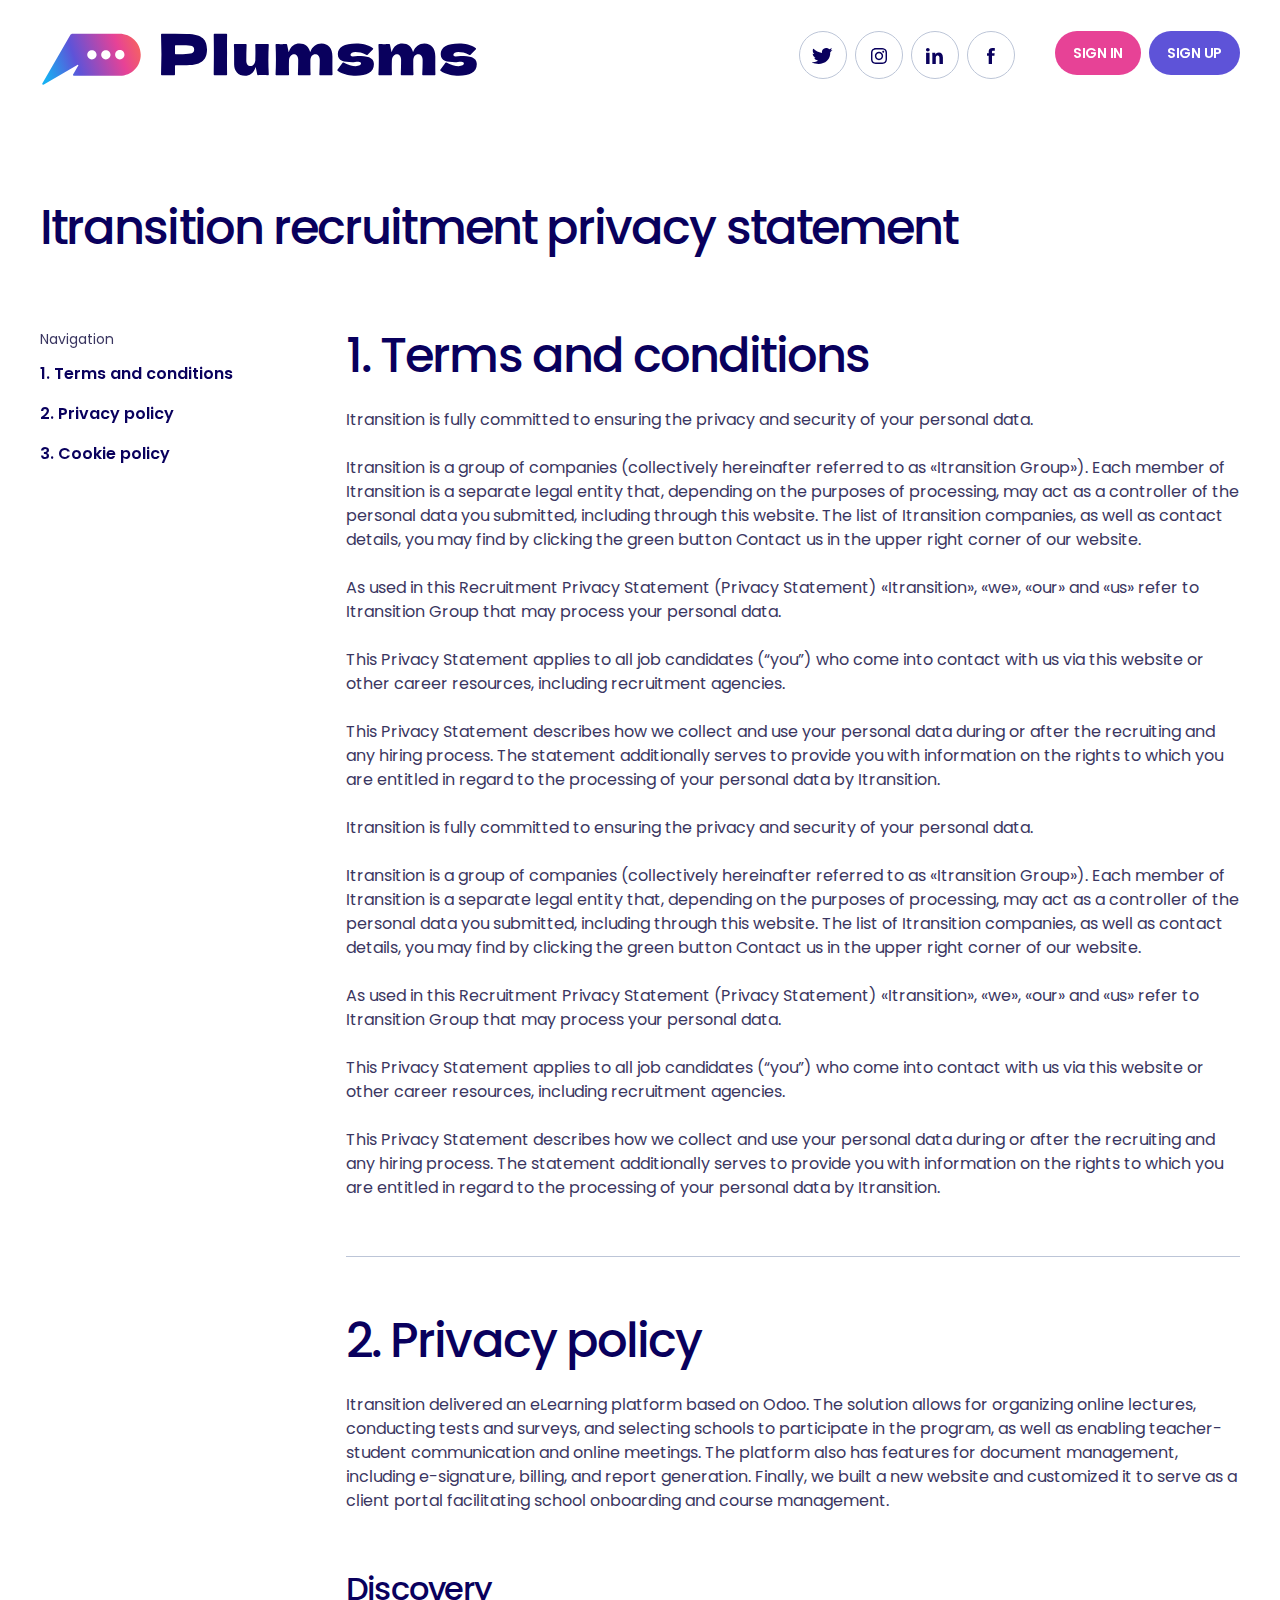
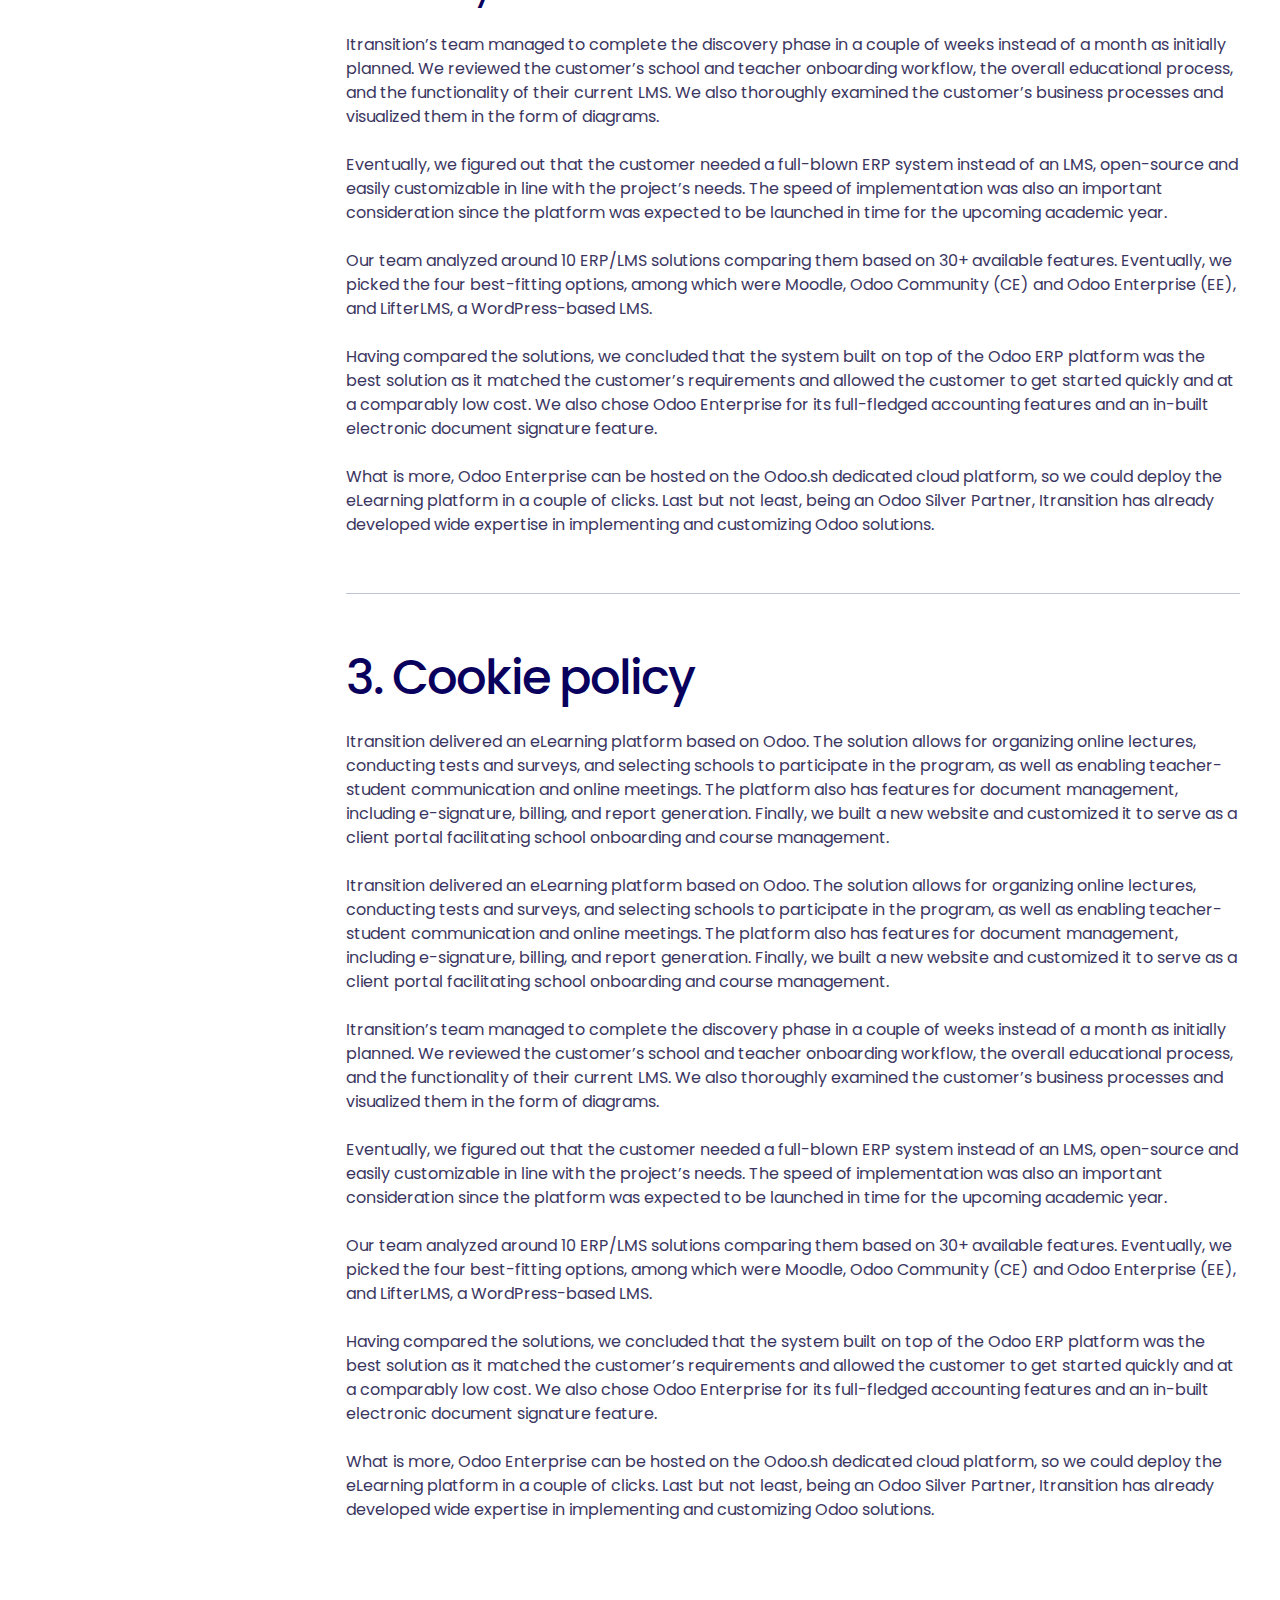
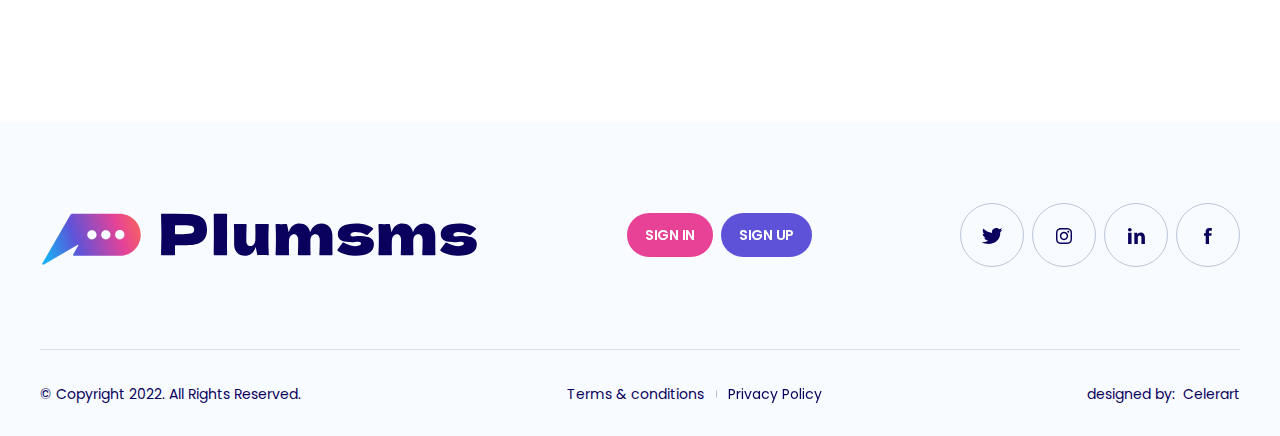
<file: terms.html>
<!DOCTYPE html>
<html lang="en">

<head>
  <meta charset="UTF-8"/>
  <meta name="viewport" content="width=device-width, initial-scale=1.0"/>
  <title>Plumsms</title>
  <link rel="icon" type="image/svg" href="images/fav.svg">
  <link rel="stylesheet" href="css/style.min.css"/>
</head>

<body>
<div id="point"></div>
<header class="header">
  <div class="container">
    <nav class="menu">
      <a class="logo header-logo" href="index.html">
        <img src="images/logo.svg" alt="Logo">
      </a>
      <div class="menu__mobile">
        <ul class="menu__social">
          <li>
            <a href="#">
              <div class="menu__social-slime">
                <div class="menu__social-block">
                  <img src="images/twitter.svg" alt="Twitter">
                </div>
                <div class="menu__social-block">
                  <img src="images/twitter.svg" alt="Twitter">
                </div>
              </div>
            </a>
          </li>
          <li>
            <a href="#">
              <div class="menu__social-slime">
                <div class="menu__social-block">
                  <img src="images/instagram.svg" alt="Instagram">
                </div>
                <div class="menu__social-block">
                  <img src="images/instagram.svg" alt="Instagram">
                </div>
              </div>
            </a>
          </li>
          <li>
            <a href="#">
              <div class="menu__social-slime">
                <div class="menu__social-block">
                  <img src="images/linkedin.svg" alt="LinkedIn">
                </div>
                <div class="menu__social-block">
                  <img src="images/linkedin.svg" alt="LinkedIn">
                </div>
              </div>
            </a>
          </li>
          <li>
            <a href="#">
              <div class="menu__social-slime">
                <div class="menu__social-block">
                  <img src="images/facebook.svg" alt="Facebook">
                </div>
                <div class="menu__social-block">
                  <img src="images/facebook.svg" alt="Facebook">
                </div>
              </div>
            </a>
          </li>
        </ul>
        <ul class="menu__control">
          <li>
            <a class="rv-button rv-button__red" href="#">
              <div class="rv-button__slime">
                <span>Sign In</span>
                <span>Sign In</span>
              </div>
            </a>
          </li>
          <li>
            <a class="rv-button rv-button__blue" href="#">
              <div class="rv-button__slime">
                <span>Sign Up</span>
                <span>Sign Up</span>
              </div>
            </a>
          </li>
        </ul>
      </div>
      <button class="burger">
        <img src="images/burger.svg" alt="Burger">
        <img src="images/burger-close.svg" alt="Burger">
      </button>
    </nav>
  </div>
</header>
<main class="main">
  <section class="terms">
    <div class="container">
      <h2 class="terms__title">Itransition recruitment privacy statement</h2>
       <div class="terms__wrapper">
         <div class="terms__nav">
            <p>Navigation</p>
            <ul>
              <li>
                <a href="#terms">1. Terms and conditions</a>
              </li>
              <li>
                <a href="#privacy">2. Privacy policy</a>
              </li>
              <li>
                <a href="#cookie">3. Cookie policy</a>
              </li>
            </ul>
         </div>
         <div class="terms__main">
          <h2 id="terms">1. Terms and conditions</h2>
           <p>
             Itransition is fully committed to ensuring the privacy and security of your personal data.
           </p>
           <p>
             Itransition is a group of companies (collectively hereinafter referred to as «Itransition Group»). Each member of Itransition is a separate legal entity that, depending on the purposes of processing, may act as a controller of the personal data you submitted, including through this website. The list of Itransition companies, as well as contact details, you may find by clicking the green button Contact us in the upper right corner of our website.
           </p>
           <p>
             As used in this Recruitment Privacy Statement (Privacy Statement) «Itransition», «we», «our» and «us» refer to Itransition Group that may process your personal data.
           </p>
           <p>
             This Privacy Statement applies to all job candidates (“you”) who come into contact with us via this website or other career resources, including recruitment agencies.
           </p>
           <p>
             This Privacy Statement describes how we collect and use your personal data during or after the recruiting and any hiring process. The statement additionally serves to provide you with information on the rights to which you are entitled in regard to the processing of your personal data by Itransition.
           </p>
           <p>
             Itransition is fully committed to ensuring the privacy and security of your personal data.
           </p>
           <p>
             Itransition is a group of companies (collectively hereinafter referred to as «Itransition Group»). Each member of Itransition is a separate legal entity that, depending on the purposes of processing, may act as a controller of the personal data you submitted, including through this website. The list of Itransition companies, as well as contact details, you may find by clicking the green button Contact us in the upper right corner of our website.
           </p>
           <p>
             As used in this Recruitment Privacy Statement (Privacy Statement) «Itransition», «we», «our» and «us» refer to Itransition Group that may process your personal data.
           </p>
           <p>
             This Privacy Statement applies to all job candidates (“you”) who come into contact with us via this website or other career resources, including recruitment agencies.
           </p>
           <p>
             This Privacy Statement describes how we collect and use your personal data during or after the recruiting and any hiring process. The statement additionally serves to provide you with information on the rights to which you are entitled in regard to the processing of your personal data by Itransition.
           </p>
           <h2 id="privacy">2. Privacy policy</h2>
           <p>
             Itransition delivered an eLearning platform based on Odoo. The solution allows for organizing online lectures, conducting tests and surveys, and selecting schools to participate in the program, as well as enabling teacher-student communication and online meetings. The platform also has features for document management, including e-signature, billing, and report generation. Finally, we built a new website and customized it to serve as a client portal facilitating school onboarding and course management.
           </p>
           <h3>Discovery</h3>
           <p>
             Itransition’s team managed to complete the discovery phase in a couple of weeks instead of a month as initially planned. We reviewed the customer’s school and teacher onboarding workflow, the overall educational process, and the functionality of their current LMS. We also thoroughly examined the customer’s business processes and visualized them in the form of diagrams.
           </p>
           <p>
             Eventually, we figured out that the customer needed a full-blown ERP system instead of an LMS, open-source and easily customizable in line with the project’s needs. The speed of implementation was also an important consideration since the platform was expected to be launched in time for the upcoming academic year.
           </p>
           <p>
             Our team analyzed around 10 ERP/LMS solutions comparing them based on 30+ available features. Eventually, we picked the four best-fitting options, among which were Moodle, Odoo Community (CE) and Odoo Enterprise (EE), and LifterLMS, a WordPress-based LMS.
           </p>
           <p>
             Having compared the solutions, we concluded that the system built on top of the Odoo ERP platform was the best solution as it matched the customer’s requirements and allowed the customer to get started quickly and at a comparably low cost. We also chose Odoo Enterprise for its full-fledged accounting features and an in-built electronic document signature feature.
           </p>
           <p>
             What is more, Odoo Enterprise can be hosted on the Odoo.sh dedicated cloud platform, so we could deploy the eLearning platform in a couple of clicks. Last but not least, being an Odoo Silver Partner, Itransition has already developed wide expertise in implementing and customizing Odoo solutions.
           </p>
           <h2 id="cookie">3. Cookie policy</h2>
           <p>
             Itransition delivered an eLearning platform based on Odoo. The solution allows for organizing online lectures, conducting tests and surveys, and selecting schools to participate in the program, as well as enabling teacher-student communication and online meetings. The platform also has features for document management, including e-signature, billing, and report generation. Finally, we built a new website and customized it to serve as a client portal facilitating school onboarding and course management.
           </p>
           <p>
             Itransition delivered an eLearning platform based on Odoo. The solution allows for organizing online lectures, conducting tests and surveys, and selecting schools to participate in the program, as well as enabling teacher-student communication and online meetings. The platform also has features for document management, including e-signature, billing, and report generation. Finally, we built a new website and customized it to serve as a client portal facilitating school onboarding and course management.
           </p>
           <p>
             Itransition’s team managed to complete the discovery phase in a couple of weeks instead of a month as initially planned. We reviewed the customer’s school and teacher onboarding workflow, the overall educational process, and the functionality of their current LMS. We also thoroughly examined the customer’s business processes and visualized them in the form of diagrams.
           </p>
           <p>
             Eventually, we figured out that the customer needed a full-blown ERP system instead of an LMS, open-source and easily customizable in line with the project’s needs. The speed of implementation was also an important consideration since the platform was expected to be launched in time for the upcoming academic year.
           </p>
           <p>
             Our team analyzed around 10 ERP/LMS solutions comparing them based on 30+ available features. Eventually, we picked the four best-fitting options, among which were Moodle, Odoo Community (CE) and Odoo Enterprise (EE), and LifterLMS, a WordPress-based LMS.
           </p>
           <p>
             Having compared the solutions, we concluded that the system built on top of the Odoo ERP platform was the best solution as it matched the customer’s requirements and allowed the customer to get started quickly and at a comparably low cost. We also chose Odoo Enterprise for its full-fledged accounting features and an in-built electronic document signature feature.
           </p>
           <p>
             What is more, Odoo Enterprise can be hosted on the Odoo.sh dedicated cloud platform, so we could deploy the eLearning platform in a couple of clicks. Last but not least, being an Odoo Silver Partner, Itransition has already developed wide expertise in implementing and customizing Odoo solutions.
           </p>
         </div>
       </div>
    </div>
  </section>
</main>
<footer class="footer">
  <div class="container">
    <div class="footer__main">
      <a class="logo footer-logo" href="#point">
        <img src="images/logo.svg" alt="Logo">
      </a>
      <ul class="menu__control">
        <li>
          <a class="rv-button rv-button__red" href="#">
            <div class="rv-button__slime">
              <span>Sign In</span>
              <span>Sign In</span>
            </div>
          </a>
        </li>
        <li>
          <a class="rv-button rv-button__blue" href="#">
            <div class="rv-button__slime">
              <span>Sign Up</span>
              <span>Sign Up</span>
            </div>
          </a>
        </li>
      </ul>
      <ul class="menu__social footer__social">
        <li>
          <a href="#">
            <div class="menu__social-slime">
              <div class="menu__social-block">
                <img src="images/twitter.svg" alt="Twitter">
              </div>
              <div class="menu__social-block">
                <img src="images/twitter.svg" alt="Twitter">
              </div>
            </div>
          </a>
        </li>
        <li>
          <a href="#">
            <div class="menu__social-slime">
              <div class="menu__social-block">
                <img src="images/instagram.svg" alt="Instagram">
              </div>
              <div class="menu__social-block">
                <img src="images/instagram.svg" alt="Instagram">
              </div>
            </div>
          </a>
        </li>
        <li>
          <a href="#">
            <div class="menu__social-slime">
              <div class="menu__social-block">
                <img src="images/linkedin.svg" alt="LinkedIn">
              </div>
              <div class="menu__social-block">
                <img src="images/linkedin.svg" alt="LinkedIn">
              </div>
            </div>
          </a>
        </li>
        <li>
          <a href="#">
            <div class="menu__social-slime">
              <div class="menu__social-block">
                <img src="images/facebook.svg" alt="Facebook">
              </div>
              <div class="menu__social-block">
                <img src="images/facebook.svg" alt="Facebook">
              </div>
            </div>
          </a>
        </li>
      </ul>
    </div>
    <div class="footer__copy">
      <p>© Copyright 2022. All Rights Reserved.</p>
      <ul>
        <li>
          <a href="#terms">
            <span>
              Terms & conditions
            </span>
          </a>
        </li>
        <li>
          <a href="#privacy">
            <span>Privacy Policy</span>
          </a>
        </li>
      </ul>
      <div class="footer__copy-designed">
        <p>designed by:</p>
        <a href="https://celerart.com/" target="_blank">
          <span>Celerart</span>
        </a>
      </div>
    </div>
  </div>
</footer>

<script src="https://cdnjs.cloudflare.com/ajax/libs/jquery/3.6.0/jquery.min.js"></script>
<script src='js/index.min.js'></script>
</body>

</html>
</file>
<file: css/style.min.css>
@import url("https://fonts.googleapis.com/css2?family=Poppins:wght@400;500;600&display=swap");.header{position:fixed;left:0;right:0;top:22px;z-index:30;-webkit-transition:all 0.4s;-o-transition:all 0.4s;transition:all 0.4s}.header .logo{z-index:30}.header .menu{display:-webkit-box;display:-ms-flexbox;display:flex;-webkit-box-align:center;-ms-flex-align:center;align-items:center;-webkit-box-pack:justify;-ms-flex-pack:justify;justify-content:space-between}@media only screen and (max-width: 830px){.header{top:0;padding:10px 0}}.menu__mobile{display:-webkit-box;display:-ms-flexbox;display:flex}@media only screen and (max-width: 830px){.menu__mobile{position:absolute;left:0;top:0;z-index:25;display:-webkit-box;display:-ms-flexbox;display:flex;-webkit-box-orient:vertical;-webkit-box-direction:normal;-ms-flex-direction:column;flex-direction:column;-webkit-box-align:center;-ms-flex-align:center;align-items:center;-webkit-box-pack:center;-ms-flex-pack:center;justify-content:center;padding-bottom:20vh;width:100%;height:120vh;background-color:#edf2ff;-webkit-transform:translateX(200%);-ms-transform:translateX(200%);transform:translateX(200%);-webkit-transition:all 0.4s;-o-transition:all 0.4s;transition:all 0.4s}.menu__mobile .menu__social{margin-right:0;margin-bottom:32px}.menu__mobile .menu__social li a{width:64px;height:64px}.menu__mobile .menu__social li+li{margin-left:16px}}@media only screen and (max-width: 830px) and (max-width: 520px){.menu__mobile .menu__social li+li{margin-left:8px}}@media only screen and (max-width: 830px){.menu__mobile .menu__social-slime{height:128px !important}.menu__mobile .menu__social-block{width:64px !important;height:64px !important}}.menu__mobile--active{-webkit-transform:translateY(0);-ms-transform:translateY(0);transform:translateY(0)}.burger{position:relative;z-index:30;display:none;padding:0;width:48px;height:48px;border:none;background-color:transparent;cursor:pointer}.burger img{position:absolute;left:0;top:0;-webkit-transition:all 0.2s;-o-transition:all 0.2s;transition:all 0.2s}.burger img:first-of-type{visibility:visible;opacity:1}.burger img:last-of-type{visibility:hidden;opacity:0}@media only screen and (max-width: 830px){.burger{display:block}}.burger--active img:first-of-type{visibility:hidden;opacity:0}.burger--active img:last-of-type{visibility:visible;opacity:1}@media only screen and (max-width: 1180px){.header-logo{max-width:350px}}@media only screen and (max-width: 999px){.header-logo{max-width:300px}}@media only screen and (max-width: 520px){.header-logo{max-width:225px}}.header--active{top:0;padding:10px 0;background-color:rgba(248,251,255,0.9)}.header--active .menu__social-block{background-color:#edf2ff !important}.menu__control{display:-webkit-box;display:-ms-flexbox;display:flex}.menu__social{display:-webkit-box;display:-ms-flexbox;display:flex;margin-right:40px}.menu__social li a{display:-webkit-box;display:-ms-flexbox;display:flex;-webkit-box-align:center;-ms-flex-align:center;align-items:center;-webkit-box-pack:center;-ms-flex-pack:center;justify-content:center;width:48px;height:48px;overflow:hidden;border:1px solid #bcc5d7;border-radius:50%}.menu__social li a .menu__social-slime{margin-top:auto;height:96px;-webkit-transform:translateY(0);-ms-transform:translateY(0);transform:translateY(0);-webkit-transition:all 0.4s;-o-transition:all 0.4s;transition:all 0.4s}.menu__social li a .menu__social-block{display:-webkit-box;display:-ms-flexbox;display:flex;-webkit-box-align:center;-ms-flex-align:center;align-items:center;-webkit-box-pack:center;-ms-flex-pack:center;justify-content:center;width:48px;height:48px;background-color:transparent;-webkit-transition:all 0.4s;-o-transition:all 0.4s;transition:all 0.4s}.menu__social li a:hover .menu__social-slime{-webkit-transform:translateY(-50%);-ms-transform:translateY(-50%);transform:translateY(-50%)}.menu__social li+li{margin-left:8px}.footer{padding-top:80px;background-color:#f8fbff}@media only screen and (max-width: 1180px){.footer .footer-logo{max-width:350px}}@media only screen and (max-width: 999px){.footer .footer-logo{max-width:300px}}@media only screen and (max-width: 890px){.footer .footer-logo{max-width:200px}}@media only screen and (max-width: 820px){.footer .footer-logo{margin-bottom:39px;max-width:100%}}@media only screen and (max-width: 820px){.footer .menu__control{margin-bottom:41px}}.footer .menu__social-block{background-color:transparent !important}.footer__main{display:-webkit-box;display:-ms-flexbox;display:flex;-webkit-box-align:center;-ms-flex-align:center;align-items:center;-webkit-box-pack:justify;-ms-flex-pack:justify;justify-content:space-between;padding-bottom:82px;border-bottom:1px solid rgba(9,0,93,0.12)}@media only screen and (max-width: 999px){.footer__main{padding-bottom:50px}}@media only screen and (max-width: 820px){.footer__main{-webkit-box-orient:vertical;-webkit-box-direction:normal;-ms-flex-direction:column;flex-direction:column;padding-bottom:31px}}.footer__social{margin-right:0;margin-left:0}.footer__social .menu__social-slime{height:128px !important}.footer__social .menu__social-block{width:64px !important;height:64px !important}.footer__social li a{width:64px;height:64px}.footer__copy{display:-webkit-box;display:-ms-flexbox;display:flex;-webkit-box-align:center;-ms-flex-align:center;align-items:center;-webkit-box-pack:justify;-ms-flex-pack:justify;justify-content:space-between;padding:34px 0 32px}.footer__copy p{font-size:14px;line-height:20px;color:#09005d}@media only screen and (max-width: 820px){.footer__copy p{margin-bottom:24px}}.footer__copy a{display:block;font-size:14px;line-height:20px;text-decoration:none;color:#09005d}.footer__copy a span{width:calc(100%);font-size:14px;line-height:20px;color:#09005d;background-image:-o-linear-gradient(transparent calc(100% - 1px), #5e53d8 1px);background-image:linear-gradient(transparent calc(100% - 1px), #5e53d8 1px);background-size:0 93%;background-repeat:no-repeat;-webkit-transition:all 0.4s;-o-transition:all 0.4s;transition:all 0.4s}.footer__copy a:hover span{color:#5e53d8;background-size:100% 93%}.footer__copy ul{display:-webkit-box;display:-ms-flexbox;display:flex}.footer__copy ul li+li{position:relative;margin-left:24px}.footer__copy ul li+li::after{content:"";position:absolute;left:-12px;top:50%;width:1px;height:7px;background-color:rgba(9,0,93,0.25);-webkit-transform:translateY(-50%);-ms-transform:translateY(-50%);transform:translateY(-50%)}@media only screen and (max-width: 820px){.footer__copy ul{margin-bottom:24px}}@media only screen and (max-width: 820px){.footer__copy{-webkit-box-orient:vertical;-webkit-box-direction:normal;-ms-flex-direction:column;flex-direction:column}}.footer__copy-designed{display:-webkit-box;display:-ms-flexbox;display:flex}.footer__copy-designed p{margin:0 !important}.footer__copy-designed a{margin-left:8px;font-size:14px;line-height:20px;color:#09005d}@media only screen and (max-width: 999px){.footer{padding-top:68px}}@media only screen and (max-width: 750px){.footer{padding-top:56px}}html{-webkit-box-sizing:border-box;box-sizing:border-box}*,*::after,*::before{-webkit-box-sizing:inherit;box-sizing:inherit}ul,ol{padding:0}body,h1,h2,h3,h4,h5,h6,p,ul,ol,li,figure,figcaption,blockquote,dl,dd{margin:0}ul{list-style:none}img{display:block;max-width:100%}a{display:block;text-decoration:none;color:inherit}input,button,textarea,select{font:inherit}body{position:relative;overflow-y:scroll;font-family:"Poppins", sans-serif;font-weight:400;font-size:16px;line-height:24px;color:#3a3661;background-color:#fff;cursor:default}.container{margin:0 auto;padding:0 20px;max-width:1240px}h2{font-weight:500;font-size:48px;line-height:56px;letter-spacing:-0.04em;color:#09005d}h2 span{-webkit-text-fill-color:transparent;text-fill-color:transparent;background-image:-o-linear-gradient(77.27deg, #18aff2 5.08%, #5e53d8 35.73%, #e74296 76.59%, #fd7642 107.24%);background-image:linear-gradient(12.73deg, #18aff2 5.08%, #5e53d8 35.73%, #e74296 76.59%, #fd7642 107.24%);-webkit-background-clip:text;background-clip:text}@media only screen and (max-width: 999px){h2{font-size:40px;line-height:48px}}@media only screen and (max-width: 750px){h2{font-size:32px;line-height:40px}}.rv-button{position:relative;display:-webkit-box;display:-ms-flexbox;display:flex;-webkit-box-align:center;-ms-flex-align:center;align-items:center;-webkit-box-pack:center;-ms-flex-pack:center;justify-content:center;margin:0;padding:0 32px;width:-webkit-fit-content;width:-moz-fit-content;width:fit-content;height:84px;overflow:hidden;border:none;border-radius:24px;background-color:#fff;cursor:pointer}.rv-button__try{background-color:#fff;-webkit-transition:all 0.4s;-o-transition:all 0.4s;transition:all 0.4s}.rv-button__try .rv-button__slime-wrapper{margin-top:auto;height:168px;-webkit-transform:translateY(0);-ms-transform:translateY(0);transform:translateY(0);-webkit-transition:all 0.4s;-o-transition:all 0.4s;transition:all 0.4s}.rv-button__try .rv-button__slime{display:-webkit-box;display:-ms-flexbox;display:flex;-webkit-box-align:center;-ms-flex-align:center;align-items:center;-webkit-box-pack:center;-ms-flex-pack:center;justify-content:center;height:84px}.rv-button__try:hover{background-color:#f8fbff}.rv-button__try:hover .rv-button__slime-wrapper{-webkit-transform:translateY(-50%);-ms-transform:translateY(-50%);transform:translateY(-50%)}.rv-button__hero{position:relative;z-index:2;padding:0 24px;height:52px;min-height:52px;-webkit-transition:all 0.4s;-o-transition:all 0.4s;transition:all 0.4s}.rv-button__hero::after,.rv-button__hero::before{content:"";position:absolute;left:0;top:0;z-index:-1;width:100%;height:52px;border-radius:24px;background-image:-o-linear-gradient(10.27deg, #18aff2 5.08%, #5e53d8 35.73%, #e74296 76.59%, #fd7642 107.24%);background-image:linear-gradient(79.73deg, #18aff2 5.08%, #5e53d8 35.73%, #e74296 76.59%, #fd7642 107.24%);-webkit-transition:all 0.4s;-o-transition:all 0.4s;transition:all 0.4s}.rv-button__hero::before{opacity:0;background-image:-o-linear-gradient(10.27deg, #18f2f2 5.08%, #8176ff 39.13%, #ff6db8 73.19%, #ff946a 107.24%);background-image:linear-gradient(79.73deg, #18f2f2 5.08%, #8176ff 39.13%, #ff6db8 73.19%, #ff946a 107.24%)}.rv-button__hero span{color:#fff !important}.rv-button__hero .rv-button__slime-wrapper{margin-top:auto;height:104px;-webkit-transform:translateY(0);-ms-transform:translateY(0);transform:translateY(0);-webkit-transition:all 0.4s;-o-transition:all 0.4s;transition:all 0.4s}.rv-button__hero .rv-button__slime{display:-webkit-box;display:-ms-flexbox;display:flex;-webkit-box-align:center;-ms-flex-align:center;align-items:center;-webkit-box-pack:center;-ms-flex-pack:center;justify-content:center;height:52px}.rv-button__hero:hover::before{opacity:1}.rv-button__hero:hover::after{opacity:0}.rv-button__hero:hover .rv-button__slime-wrapper{-webkit-transform:translateY(-50%);-ms-transform:translateY(-50%);transform:translateY(-50%)}.rv-button img{display:block}.rv-button span{display:block;margin-right:24px;font-weight:600;font-size:14px;line-height:20px;letter-spacing:-0.02em;text-transform:uppercase;color:#09005d}.rv-button__blue{margin-left:8px !important;background-color:#5e53d8 !important}.rv-button__blue:hover{background-color:#4a41af !important}.rv-button__red,.rv-button__blue{padding:0 18px;height:44px;border-radius:40px;background-color:#e74296;-webkit-transition:all 0.4s;-o-transition:all 0.4s;transition:all 0.4s}.rv-button__red .rv-button__slime,.rv-button__blue .rv-button__slime{margin-top:auto;height:88px;-webkit-transform:translateY(0);-ms-transform:translateY(0);transform:translateY(0);-webkit-transition:all 0.4s;-o-transition:all 0.4s;transition:all 0.4s}.rv-button__red span,.rv-button__blue span{display:-webkit-box;display:-ms-flexbox;display:flex;-webkit-box-align:center;-ms-flex-align:center;align-items:center;-webkit-box-pack:center;-ms-flex-pack:center;justify-content:center;margin:0;height:44px;text-align:center;color:#fff !important}.rv-button__red:hover,.rv-button__blue:hover{background-color:#c52f7b}.rv-button__red:hover .rv-button__slime,.rv-button__blue:hover .rv-button__slime{-webkit-transform:translateY(-50%);-ms-transform:translateY(-50%);transform:translateY(-50%)}.rv-wrap{z-index:-1;display:none;margin-top:30px;margin-bottom:20px;width:100%;max-width:100%}.rv-wrap img{margin:0 auto;width:100%;max-width:80%}@media only screen and (max-width: 520px){.rv-wrap img{max-width:95%}}@media only screen and (max-width: 880px){.rv-wrap{display:block}}.hero{position:relative;z-index:2;background-color:#edf2ff}.hero::before{content:"";position:absolute;left:-2%;top:4%;z-index:-1;width:58%;height:100%;background-image:url("../images/hero.svg");background-position:center center;background-size:contain;background-repeat:no-repeat}@media only screen and (max-width: 880px){.hero::before{display:none}}.hero__scroll{position:absolute;left:0;bottom:85px;display:-webkit-box;display:-ms-flexbox;display:flex;-webkit-box-align:center;-ms-flex-align:center;align-items:center;padding-left:80px;height:64px;overflow:hidden}.hero__scroll::after{content:"";position:absolute;left:0;top:0;width:64px;height:64px;border:1px solid #a9a9c0;border-radius:50%;background-color:transparent}.hero__scroll .hero__scroll-box{display:-webkit-box;display:-ms-flexbox;display:flex;-webkit-box-align:center;-ms-flex-align:center;align-items:center;-webkit-box-pack:center;-ms-flex-pack:center;justify-content:center;margin-right:40px;margin-left:-56px}.hero__scroll .hero__scroll-wrapper{margin-top:auto;height:128px;-webkit-transform:translateY(0);-ms-transform:translateY(0);transform:translateY(0);-webkit-transition:all 0.4s;-o-transition:all 0.4s;transition:all 0.4s}.hero__scroll .hero__scroll-slime{display:-webkit-box;display:-ms-flexbox;display:flex;-webkit-box-align:center;-ms-flex-align:center;align-items:center;height:64px}@media only screen and (max-width: 750px){.hero__scroll .hero__scroll-slime span{font-weight:500;letter-spacing:0}}.hero__scroll span{display:block;font-weight:600;font-size:14px;line-height:20px;letter-spacing:-0.02em;text-transform:uppercase;color:#3a3661}.hero__scroll:hover .hero__scroll-wrapper{-webkit-transform:translateY(-50%);-ms-transform:translateY(-50%);transform:translateY(-50%)}@media only screen and (max-width: 880px){.hero__scroll{position:relative;bottom:0}}.hero__wrapper{display:-webkit-box;display:-ms-flexbox;display:flex;-webkit-box-align:center;-ms-flex-align:center;align-items:center;-webkit-box-pack:end;-ms-flex-pack:end;justify-content:flex-end;min-height:100vh}.hero__content{position:relative;display:-webkit-box;display:-ms-flexbox;display:flex;-webkit-box-orient:vertical;-webkit-box-direction:normal;-ms-flex-direction:column;flex-direction:column;-webkit-box-pack:center;-ms-flex-pack:center;justify-content:center;width:100%;height:100vh;max-width:486px}.hero__content h1{margin-bottom:24px;max-width:486px;font-weight:500;font-size:64px;line-height:72px;letter-spacing:-0.04em;color:#09005d}@media only screen and (max-width: 999px){.hero__content h1{font-size:54px;line-height:62px}}@media only screen and (max-width: 880px){.hero__content h1{max-width:100%}}@media only screen and (max-width: 750px){.hero__content h1{margin-bottom:16px;font-size:40px;line-height:48px}}.hero__content p{margin-bottom:32px;max-width:431px}@media only screen and (max-width: 880px){.hero__content p{max-width:100%}}@media only screen and (max-width: 750px){.hero__content p{margin-bottom:16px}}@media only screen and (max-width: 999px){.hero__content{max-width:400px}}@media only screen and (max-width: 880px){.hero__content{-webkit-box-pack:start;-ms-flex-pack:start;justify-content:flex-start;padding-top:90px;padding-bottom:20px;height:-webkit-fit-content;height:-moz-fit-content;height:fit-content;max-width:100%}}.partner{margin:160px 0}.partner h2{margin:0 auto 32px;max-width:622px;text-align:center}@media only screen and (max-width: 1180px){.partner h2{margin:0 auto 28px}}@media only screen and (max-width: 999px){.partner h2{margin:0 auto 24px}}.partner p{margin:0 auto 64px;max-width:821px;text-align:center}@media only screen and (max-width: 1180px){.partner p{margin:0 auto 50px}}@media only screen and (max-width: 999px){.partner p{margin:0 auto 40px}}.partner ul{display:-ms-grid;display:grid;grid-gap:0 24px;-ms-grid-columns:1fr 1fr 1fr;grid-template-columns:1fr 1fr 1fr}.partner ul li{padding:32px;border-radius:48px;background-color:#f8fbff}.partner ul li img{margin-bottom:32px;width:100%;-o-object-fit:contain;object-fit:contain}@media only screen and (max-width: 999px){.partner ul li img{margin-bottom:24px}}@media only screen and (max-width: 900px){.partner ul li img{margin:0 auto 24px;max-width:400px}}.partner ul li h4{margin-bottom:12px;font-weight:500;font-size:24px;line-height:40px;letter-spacing:-0.04em;color:#09005d}@media only screen and (max-width: 1180px){.partner ul li h4{font-size:20px;line-height:28px}}@media only screen and (max-width: 999px){.partner ul li h4{font-size:18px;line-height:26px}}.partner ul li p{margin:0;max-width:279px;text-align:left}@media only screen and (max-width: 900px){.partner ul li p{max-width:100%}}@media only screen and (max-width: 1180px){.partner ul li{padding:24px}}@media only screen and (max-width: 900px){.partner ul{grid-gap:24px 0;-ms-grid-columns:1fr;grid-template-columns:1fr}}@media only screen and (max-width: 1180px){.partner{margin:120px 0}}@media only screen and (max-width: 999px){.partner{margin:90px 0}}@media only screen and (max-width: 750px){.partner{margin:64px 0}}.base{margin:160px 0 120px}.base__wrapper{display:-webkit-box;display:-ms-flexbox;display:flex;-webkit-box-align:center;-ms-flex-align:center;align-items:center;-webkit-box-pack:center;-ms-flex-pack:center;justify-content:center;padding:160px 20px;border-radius:24px;background-color:#f8fbff}@media only screen and (max-width: 1180px){.base__wrapper{padding:120px 20px}}@media only screen and (max-width: 999px){.base__wrapper{padding:90px 20px}}@media only screen and (max-width: 800px){.base__wrapper{-webkit-box-orient:vertical;-webkit-box-direction:normal;-ms-flex-direction:column;flex-direction:column}}@media only screen and (max-width: 750px){.base__wrapper{padding:64px 20px}}.base__content{margin-right:24px;max-width:384px}@media only screen and (max-width: 850px){.base__content{margin-right:15px;max-width:340px}}@media only screen and (max-width: 800px){.base__content{margin-right:0;margin-bottom:24px;max-width:100%}}.base h2{margin-bottom:32px;max-width:350px;font-size:40px;line-height:48px}@media only screen and (max-width: 999px){.base h2{margin-bottom:24px;max-width:100%;font-size:34px;line-height:42px}}@media only screen and (max-width: 750px){.base h2{margin-bottom:16px;font-size:28px;line-height:36px}}@media only screen and (max-width: 1180px){.base{margin:120px 0}}@media only screen and (max-width: 999px){.base{margin:90px 0}}@media only screen and (max-width: 750px){.base{margin:64px 0}}.try{margin:120px 0}.try__wrapper{display:-webkit-box;display:-ms-flexbox;display:flex;-webkit-box-orient:vertical;-webkit-box-direction:normal;-ms-flex-direction:column;flex-direction:column;-webkit-box-align:center;-ms-flex-align:center;align-items:center;-webkit-box-pack:center;-ms-flex-pack:center;justify-content:center;padding:120px 0;border-radius:40px;background-image:-o-linear-gradient(10.27deg, #18aff2 5.08%, #5e53d8 35.73%, #e74296 76.59%, #fd7642 107.24%);background-image:linear-gradient(79.73deg, #18aff2 5.08%, #5e53d8 35.73%, #e74296 76.59%, #fd7642 107.24%)}@media only screen and (max-width: 999px){.try__wrapper{padding:96px 20px}}.try h2{margin-bottom:24px;text-align:center;color:#fff}@media only screen and (max-width: 750px){.try h2{margin-bottom:16px}}.try p{margin-bottom:24px;max-width:296px;text-align:center;color:#fff}@media only screen and (max-width: 750px){.try p{margin-bottom:16px}}@media only screen and (max-width: 999px){.try{margin:90px 0}}@media only screen and (max-width: 750px){.try{margin:64px 0}}.solutions{margin:0 0 160px;padding-top:160px}.solutions__wrapper{display:-webkit-box;display:-ms-flexbox;display:flex;-webkit-box-pack:justify;-ms-flex-pack:justify;justify-content:space-between}@media only screen and (max-width: 999px){.solutions__wrapper{-webkit-box-orient:vertical;-webkit-box-direction:normal;-ms-flex-direction:column;flex-direction:column}}.solutions__info{margin-right:36px;width:100%;max-width:372px}.solutions__info h2{margin-bottom:32px}@media only screen and (max-width: 1180px){.solutions__info h2{margin-bottom:28px}}@media only screen and (max-width: 999px){.solutions__info h2{margin-bottom:24px}}.solutions__info ul{display:-webkit-box;display:-ms-flexbox;display:flex;margin-top:40px;height:-webkit-fit-content;height:-moz-fit-content;height:fit-content}.solutions__info ul li{margin-bottom:12px}.solutions__info ul li:not(:last-child){margin-right:12px}@media only screen and (max-width: 750px){.solutions__info ul li:not(:last-child){margin-right:8px}}@media only screen and (max-width: 520px){.solutions__info ul li:not(:last-child){margin-right:4px}}.solutions__info ul li a{display:block;width:52px;height:52px}.solutions__info ul li a svg rect{-webkit-transition:all 0.4s;-o-transition:all 0.4s;transition:all 0.4s}.solutions__info ul li:nth-child(1) a:hover svg rect{fill:#2e30ff}.solutions__info ul li:nth-child(2) a:hover svg rect{fill:#00a49a}.solutions__info ul li:nth-child(3) a:hover svg rect{fill:#6f65ea}.solutions__info ul li:nth-child(4) a:hover svg rect{fill:#34aadf}.solutions__info ul li:nth-child(5) a:hover svg rect{fill:#5bc440}.solutions__info ul li:nth-child(6) a:hover svg rect{fill:#a033ff}@media only screen and (max-width: 1180px){.solutions__info ul{-ms-flex-wrap:wrap;flex-wrap:wrap}}@media only screen and (max-width: 999px){.solutions__info ul{margin-top:24px;margin-bottom:28px}}@media only screen and (max-width: 1180px){.solutions__info{margin-right:28px;max-width:300px}}@media only screen and (max-width: 999px){.solutions__info{margin-right:0;max-width:100%}}.solutions__inner{width:100%}.solutions__inner h4{margin-bottom:12px;font-weight:500;font-size:24px;line-height:32px;letter-spacing:-0.04em;color:#09005d}.solutions__big{display:-webkit-box;display:-ms-flexbox;display:flex;-webkit-box-pack:justify;-ms-flex-pack:justify;justify-content:space-between;margin-bottom:24px;padding:32px;width:100%;min-height:312px;border-radius:48px;background-color:#f8fbff}.solutions__big .solutions__big-img{display:-webkit-box;display:-ms-flexbox;display:flex;-webkit-box-align:center;-ms-flex-align:center;align-items:center;-webkit-box-pack:center;-ms-flex-pack:center;justify-content:center;min-height:165px}.solutions__big .solutions__big-img img{min-width:280px;min-height:165px}@media only screen and (max-width: 750px){.solutions__big .solutions__big-img img{min-width:220px}}@media only screen and (max-width: 750px){.solutions__big .solutions__big-img{margin-top:20px}}@media only screen and (max-width: 750px){.solutions__big{-webkit-box-orient:vertical;-webkit-box-direction:normal;-ms-flex-direction:column;flex-direction:column;min-height:335px}}.solutions__big-info{margin-right:20px;max-width:220px}.solutions__small-wrapper{display:-ms-grid;display:grid;grid-gap:0 24px;-ms-grid-columns:1fr 1fr;grid-template-columns:1fr 1fr}@media only screen and (max-width: 750px){.solutions__small-wrapper{grid-gap:24px 0;-ms-grid-columns:1fr;grid-template-columns:1fr}}.solutions__small{position:relative;z-index:2;padding:32px;min-height:312px;overflow:hidden;border-radius:48px;background-color:#f8fbff}.solutions__small img{position:absolute;right:30px;bottom:-48px;z-index:-1}@media only screen and (max-width: 1180px){.solutions__small img{right:0;bottom:-60px}}@media only screen and (max-width: 520px){.solutions__small img{right:-30px;bottom:-50px}}.solutions__small:last-child img{bottom:-66px}@media only screen and (max-width: 750px){.solutions__small:last-child img{right:10px;bottom:-70px}}@media only screen and (max-width: 520px){.solutions__small:last-child img{bottom:-70px}}@media only screen and (max-width: 1180px){.solutions__small{min-height:380px}}@media only screen and (max-width: 999px){.solutions__small{min-height:350px}}@media only screen and (max-width: 1180px){.solutions{margin:0 0 120px;padding-top:120px}}@media only screen and (max-width: 999px){.solutions{margin:0 0 90px;padding-top:90px}}@media only screen and (max-width: 750px){.solutions{margin:0 0 64px}}.business{margin:160px 0}.business__wrapper{padding:160px 20px;border-radius:24px;background-color:#f8fbff}.business__wrapper h2{margin:0 auto 32px;max-width:696px;text-align:center}@media only screen and (max-width: 1180px){.business__wrapper{padding:120px 20px}}@media only screen and (max-width: 999px){.business__wrapper{padding:90px 20px}}@media only screen and (max-width: 750px){.business__wrapper{padding:64px 20px}}.business__text{margin:0 auto 80px;max-width:821px;text-align:center}@media only screen and (max-width: 1180px){.business__text{margin:0 auto 65px}}@media only screen and (max-width: 999px){.business__text{margin:0 auto 56px}}@media only screen and (max-width: 860px){.business .second-box{-webkit-box-orient:vertical;-webkit-box-direction:reverse;-ms-flex-direction:column-reverse;flex-direction:column-reverse}}.business__box{display:-webkit-box;display:-ms-flexbox;display:flex;-webkit-box-align:center;-ms-flex-align:center;align-items:center;-webkit-box-pack:center;-ms-flex-pack:center;justify-content:center}.business__box h3{margin-bottom:32px;font-weight:500;font-size:32px;line-height:40px;letter-spacing:-0.04em;color:#09005d}@media only screen and (max-width: 999px){.business__box h3{margin-bottom:24px;font-size:24px;line-height:32px}}.business__box:not(:last-child){margin-bottom:80px}@media only screen and (max-width: 999px){.business__box:not(:last-child){margin-bottom:56px}}.business__box:last-child img{width:100%;max-width:484px}@media only screen and (max-width: 1180px){.business__box:last-child img{max-width:400px}}@media only screen and (max-width: 860px){.business__box{-webkit-box-orient:vertical;-webkit-box-direction:normal;-ms-flex-direction:column;flex-direction:column}}.business .box-second{margin-right:0 !important;margin-left:24px}@media only screen and (max-width: 860px){.business .box-second{margin-left:0}}.business__box-info{margin-right:24px;width:100%;max-width:486px}@media only screen and (max-width: 860px){.business__box-info p{margin-bottom:24px}}@media only screen and (max-width: 1180px){.business__box-info{max-width:420px}}@media only screen and (max-width: 999px){.business__box-info{max-width:350px}}@media only screen and (max-width: 860px){.business__box-info{margin-right:0;max-width:100%}}@media only screen and (max-width: 1180px){.business{margin:120px 0}}@media only screen and (max-width: 999px){.business{margin:90px 0}}@media only screen and (max-width: 750px){.business{margin:64px 0}}.intro__img-wrap{width:100%;max-width:690px}.intro{display:-webkit-box;display:-ms-flexbox;display:flex;-webkit-box-align:center;-ms-flex-align:center;align-items:center;-webkit-box-pack:center;-ms-flex-pack:center;justify-content:center;padding:0 20px;width:100%;height:100vh;max-width:100%;max-height:100vh}.intro .intro__img{margin:0 auto;width:100%;max-width:690px}.intro h1{margin-right:10px;min-width:-webkit-fit-content;min-width:-moz-fit-content;min-width:fit-content;font-weight:500;font-size:72px;line-height:72px;letter-spacing:-0.04em;text-align:center;color:#09005d}@media only screen and (max-width: 1180px){.intro h1{font-size:60px;line-height:72px}}@media only screen and (max-width: 999px){.intro h1{font-size:50px;line-height:62px}}@media only screen and (max-width: 880px){.intro h1{margin-right:0;margin-bottom:20px;font-size:40px;line-height:48px}}.intro img{max-width:100%;-o-object-fit:contain;object-fit:contain}.intro .logo{position:absolute;left:0;right:0;top:22px;margin:0 auto;padding:0 20px}.intro .logo img{margin:0 auto}@media only screen and (max-width: 750px){.intro .logo{max-width:300px}}@media only screen and (max-width: 750px){.intro .logo{top:15px}}@media only screen and (max-width: 880px){.intro{-webkit-box-orient:vertical;-webkit-box-direction:normal;-ms-flex-direction:column;flex-direction:column;padding-top:50px}}.terms{padding:200px 0}.terms__title{margin-bottom:52px}@media only screen and (max-width: 999px){.terms__title{margin-bottom:42px}}@media only screen and (max-width: 750px){.terms__title{margin-bottom:32px}}.terms__wrapper{position:relative;display:-webkit-box;display:-ms-flexbox;display:flex;-webkit-box-pack:justify;-ms-flex-pack:justify;justify-content:space-between}@media only screen and (max-width: 750px){.terms__wrapper{-webkit-box-orient:vertical;-webkit-box-direction:normal;-ms-flex-direction:column;flex-direction:column}}.terms__nav{position:-webkit-sticky;position:sticky;top:10px;padding-top:20px;height:-webkit-fit-content;height:-moz-fit-content;height:fit-content}.terms__nav p{margin-bottom:12px;font-size:14px;line-height:22px}@media only screen and (max-width: 750px){.terms__nav p{color:#bcc5d7}}.terms__nav ul li a{font-weight:600;font-size:16px;line-height:24px;color:#09005d}.terms__nav ul li+li{margin-top:16px}@media only screen and (max-width: 750px){.terms__nav ul li+li{margin-top:24px}}@media only screen and (max-width: 750px){.terms__nav{position:relative;top:0;margin-bottom:30px}}.terms__main{width:100%;max-width:894px}.terms__main h2{margin-bottom:24px}.terms__main h2:first-of-type{padding-top:20px}.terms__main h2:not(:first-child){margin-top:56px;padding-top:56px;border-top:1px solid #bcc5d7}.terms__main h3{margin-top:56px;margin-bottom:24px;font-weight:500;font-size:32px;line-height:40px;letter-spacing:-0.04em;color:#09005d}.terms__main p:not(:last-child){margin-bottom:24px}@media only screen and (max-width: 1180px){.terms{padding:160px 0}}@media only screen and (max-width: 999px){.terms{padding:140px 0}}@media only screen and (max-width: 750px){.terms{padding:120px 0}}

/*# sourceMappingURL=style.min.css.map */
</file>
